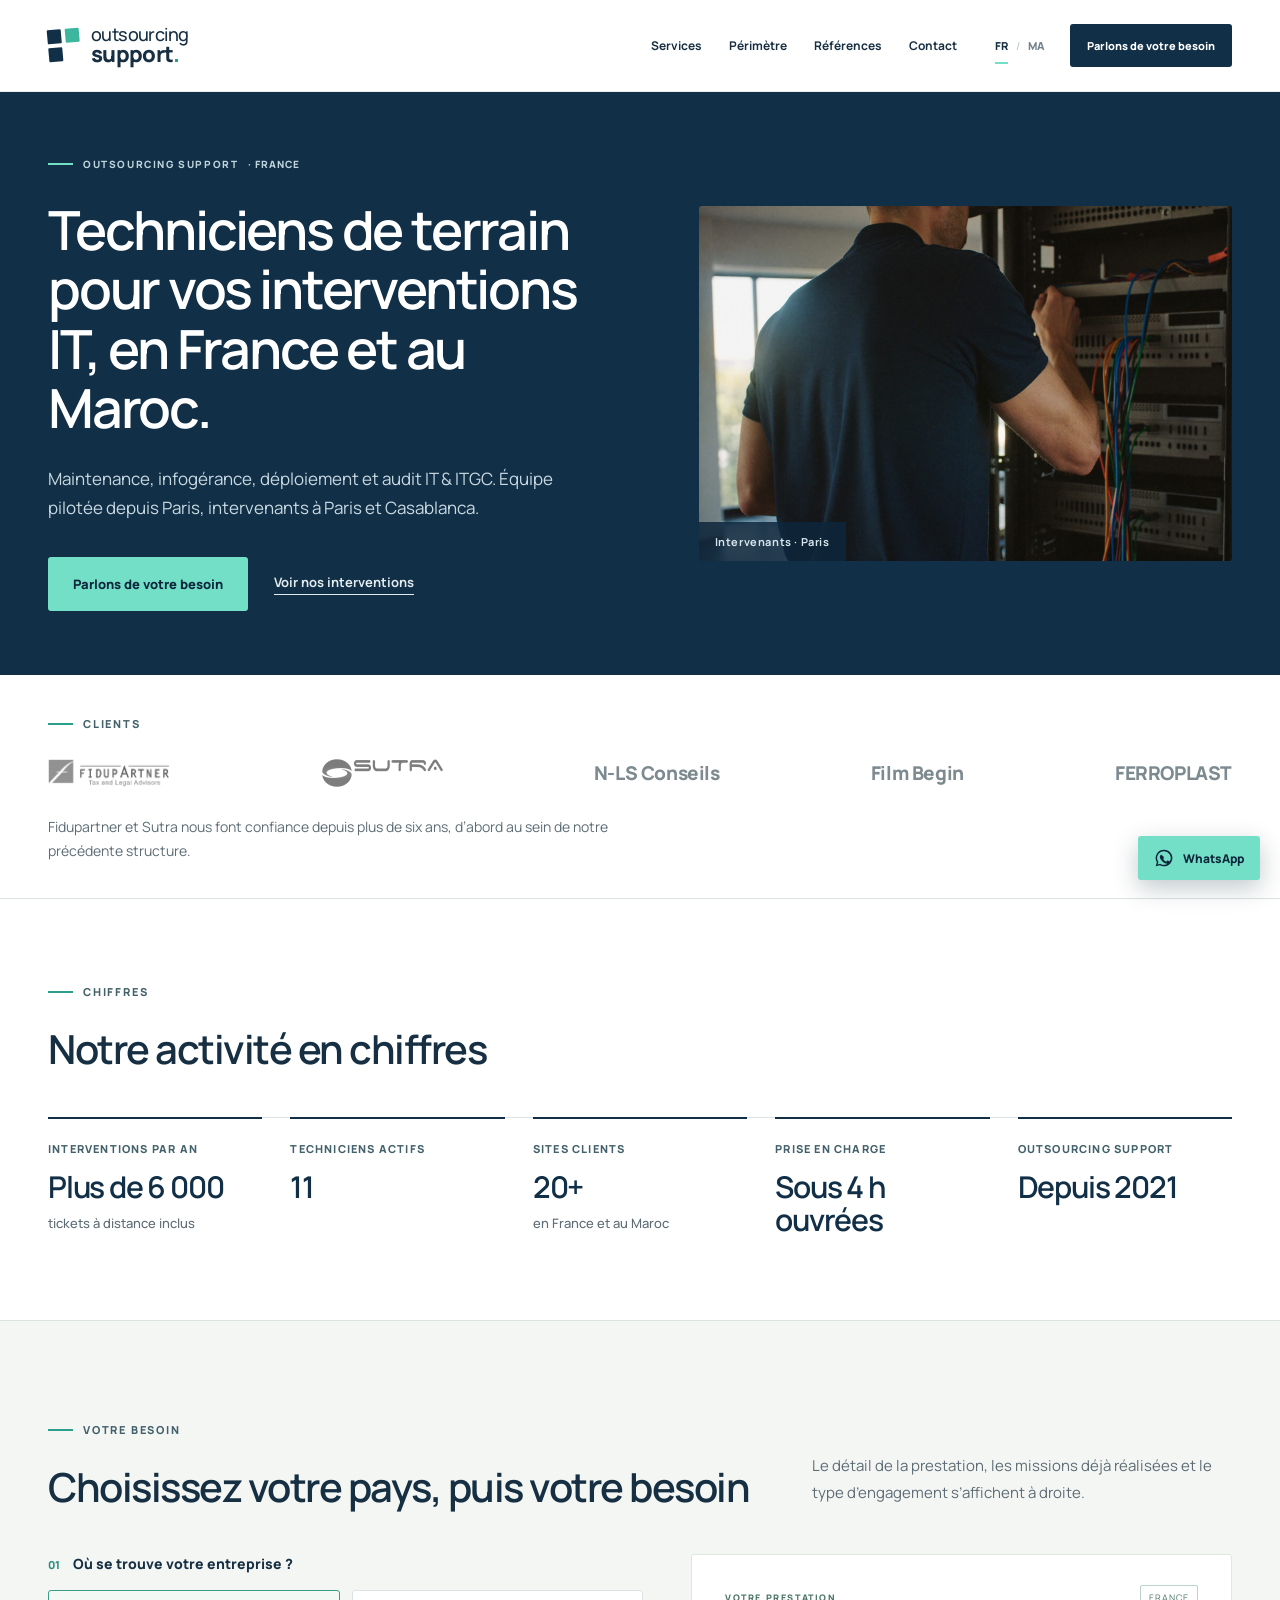
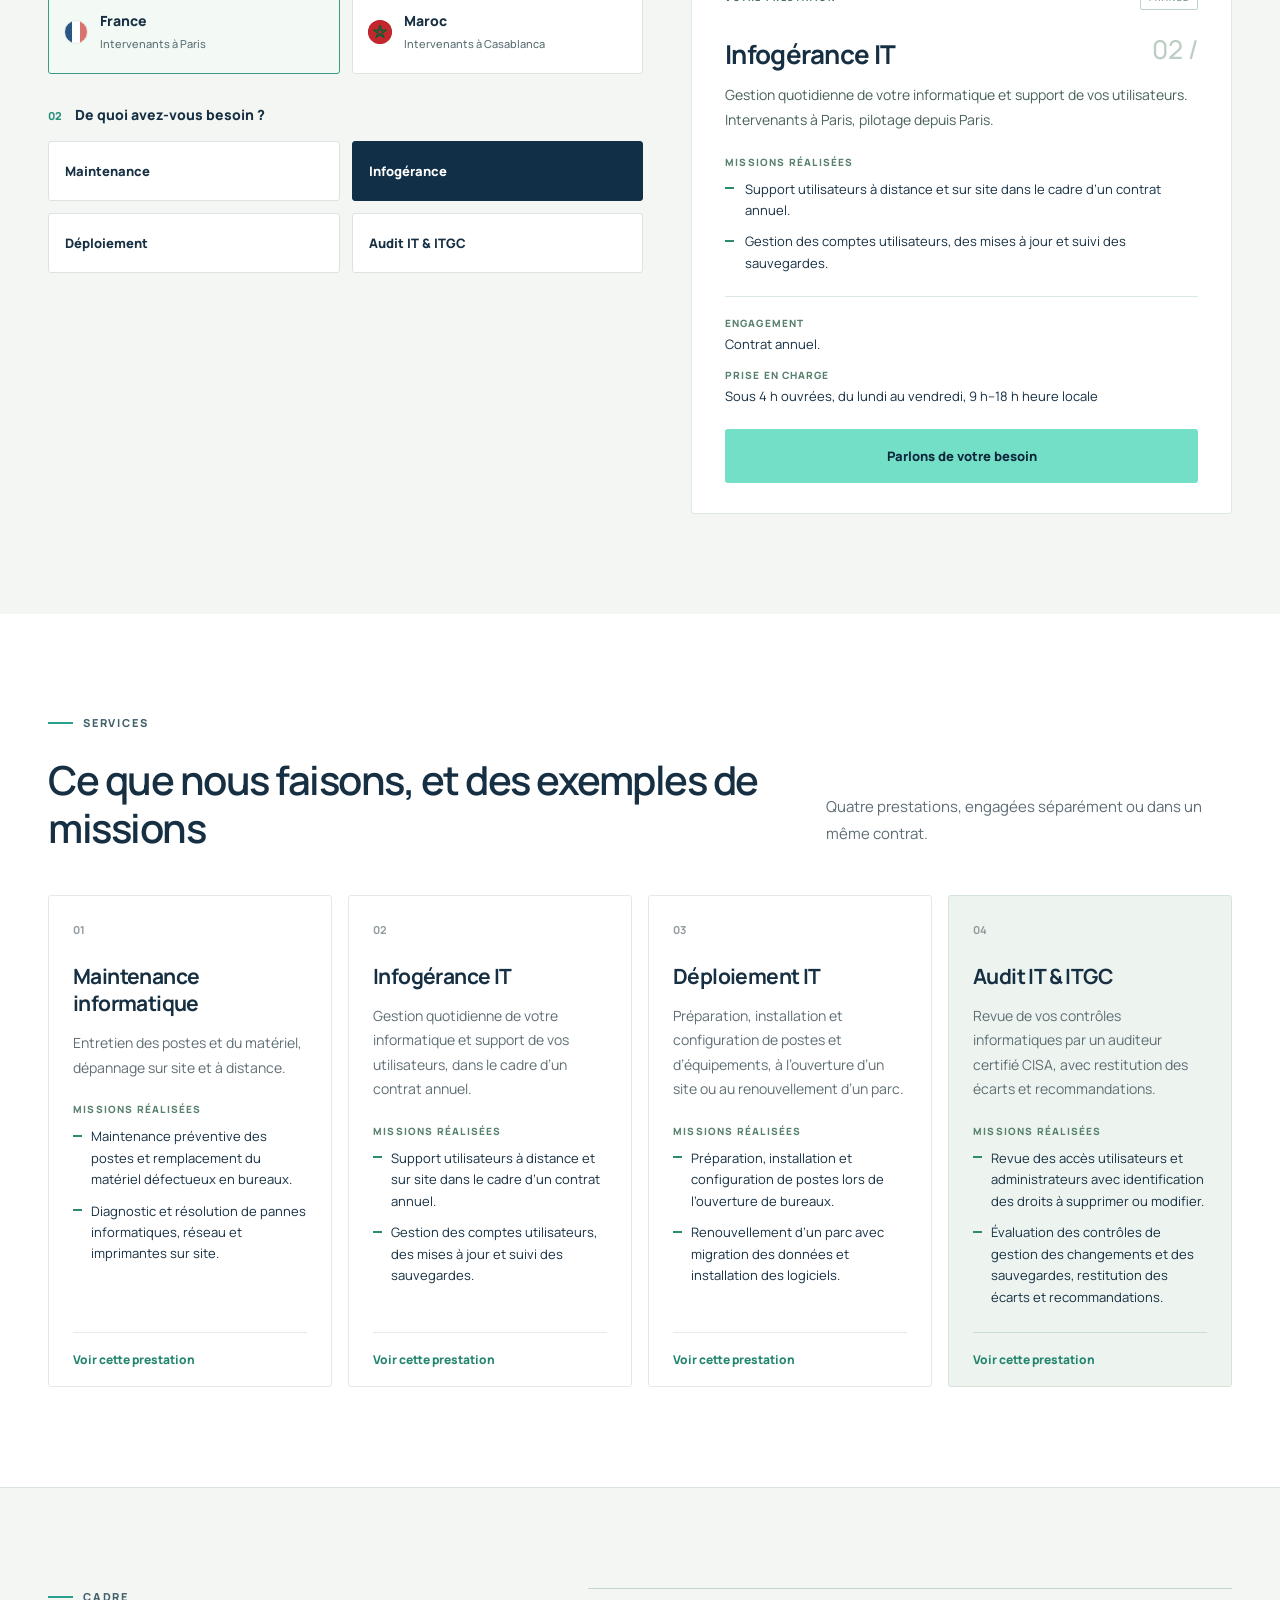
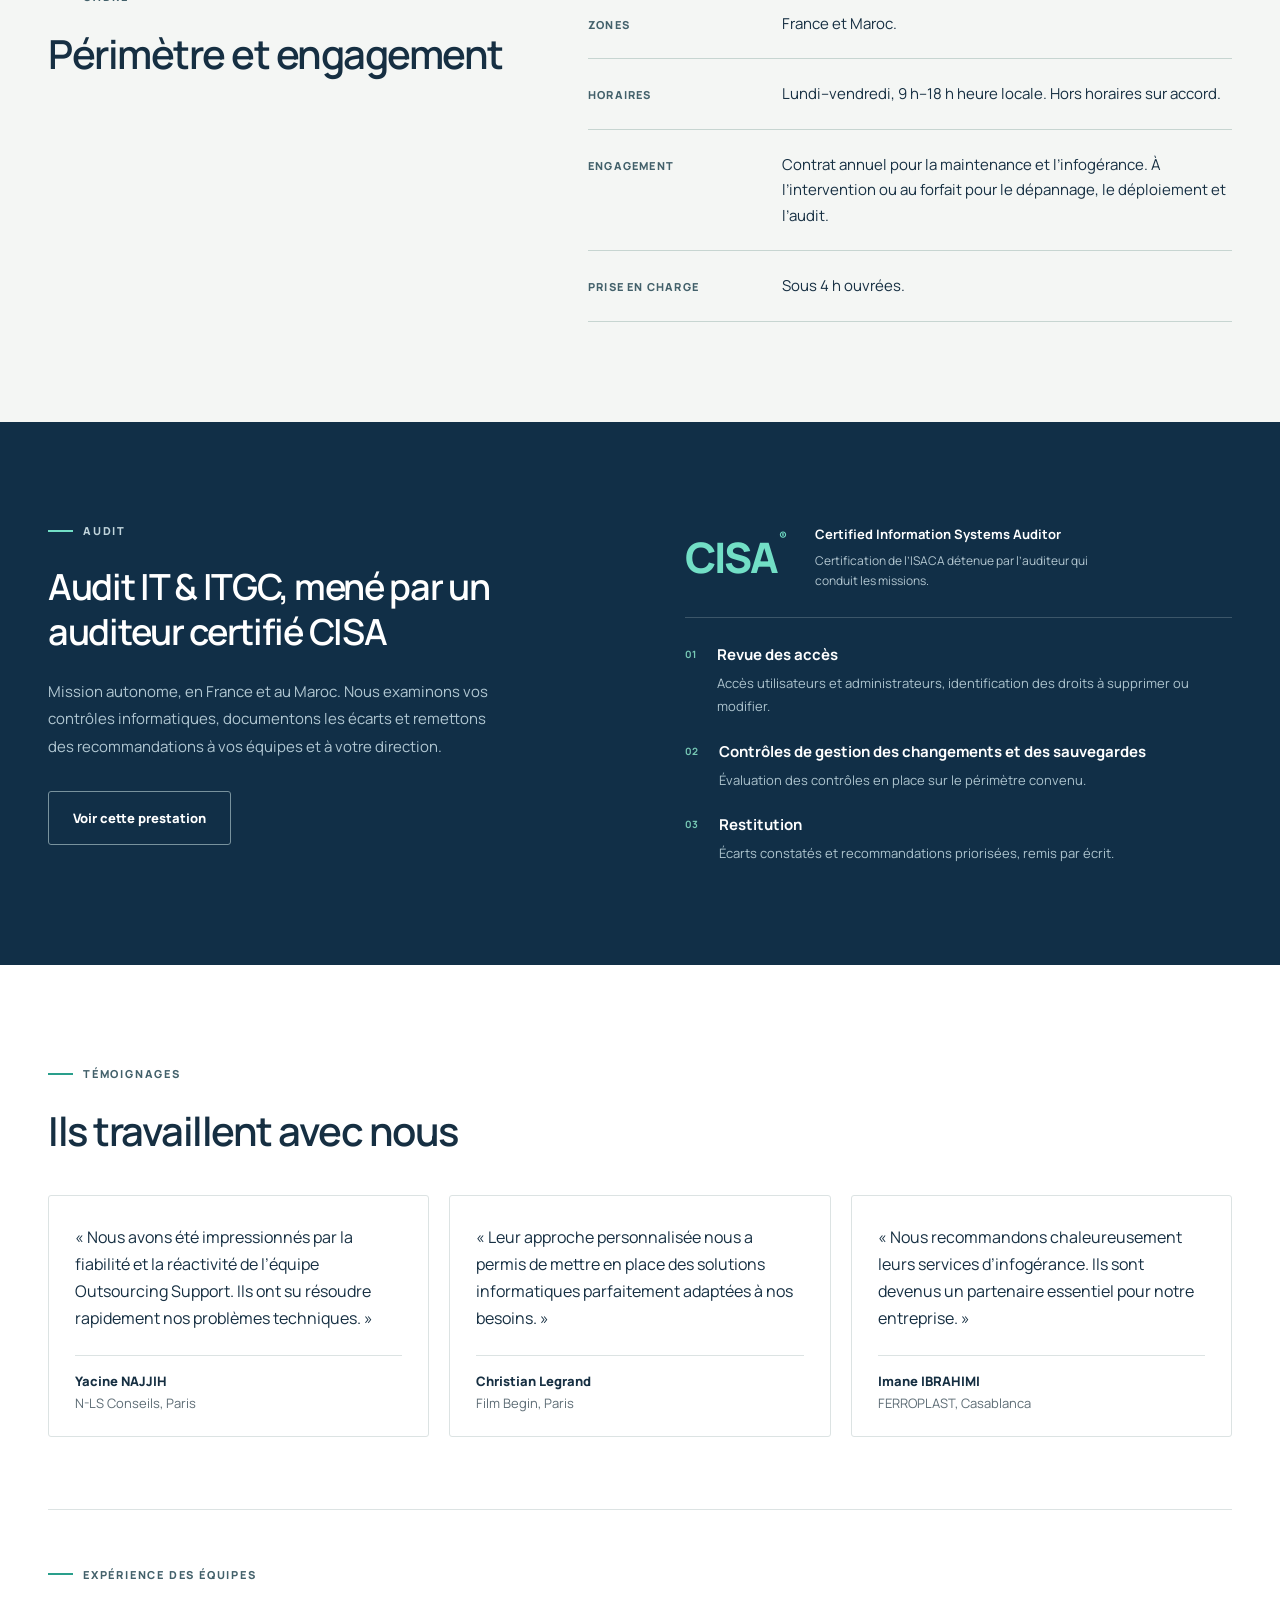
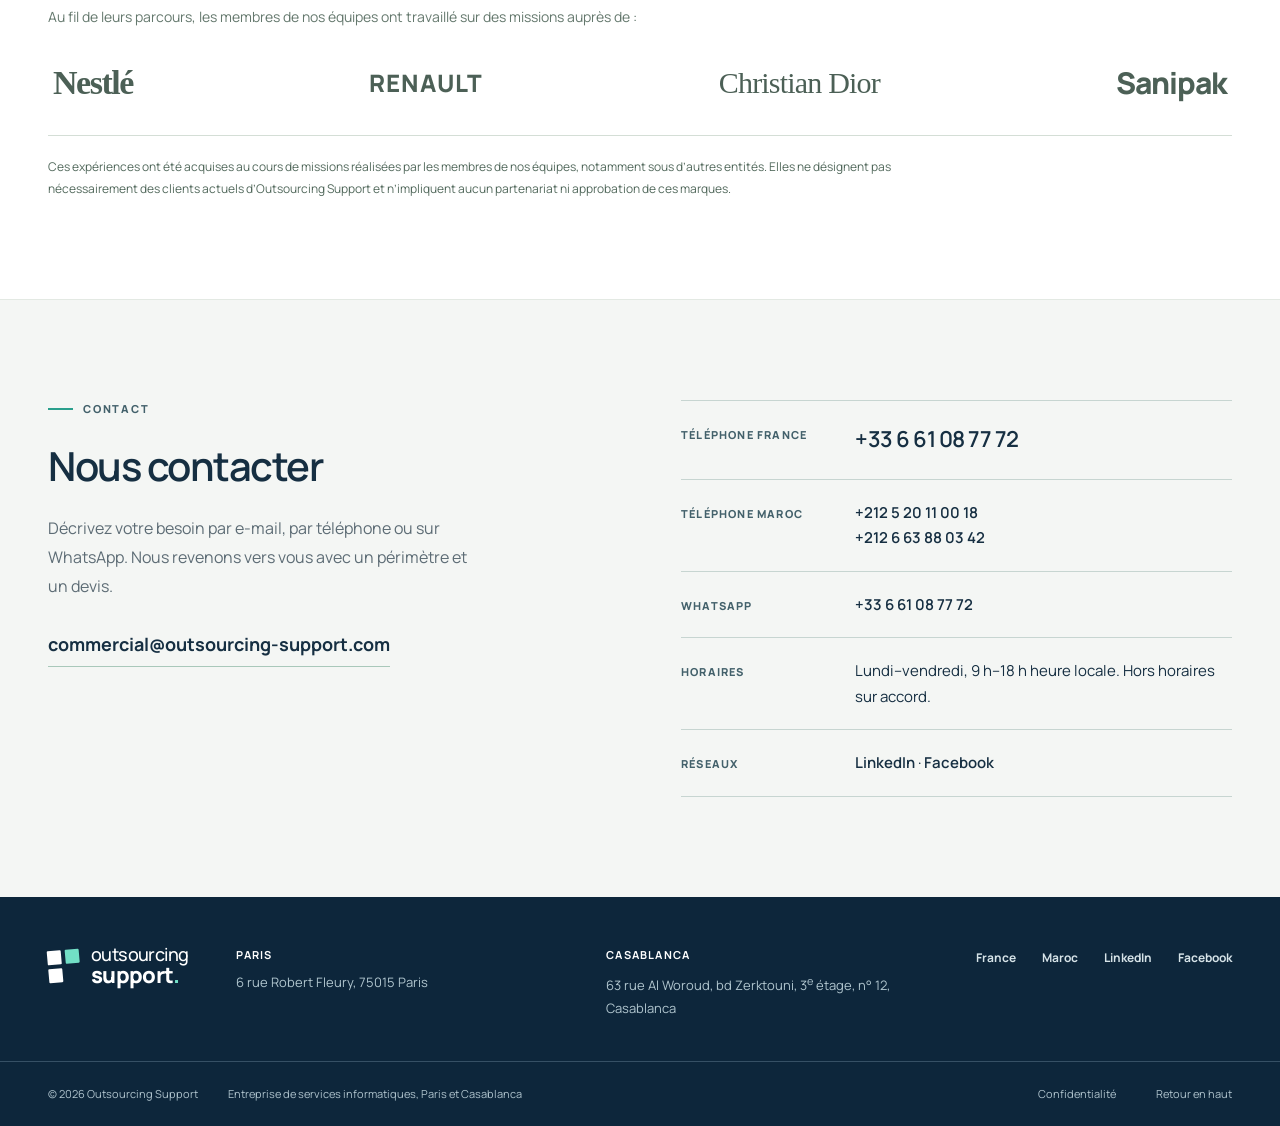
<file: index.html>
<!doctype html>
<html lang="fr">
<head>
  <meta charset="utf-8">
  <meta name="viewport" content="width=device-width, initial-scale=1">
  <meta name="theme-color" content="#112f47">
  <link rel="canonical" href="https://outsourcing-support.com/">
  <meta property="og:url" content="https://outsourcing-support.com/">
  <meta property="og:type" content="website">
  <title>Outsourcing Support — Techniciens de terrain pour vos interventions IT, en France et au Maroc</title>
  <meta name="description" content="Maintenance, infogérance, déploiement et audit IT & ITGC. Équipe pilotée depuis Paris, intervenants à Paris et Casablanca. Plus de 6 000 interventions par an, 11 techniciens, prise en charge sous 4 h ouvrées.">
  <meta property="og:title" content="Outsourcing Support — Techniciens de terrain pour vos interventions IT">
  <meta property="og:description" content="Maintenance, infogérance, déploiement et audit IT & ITGC, en France et au Maroc. Équipe pilotée depuis Paris, intervenants à Paris et Casablanca.">
  <meta property="og:image" content="https://outsourcing-support.com/assets/intervention.jpg">
  <link rel="icon" type="image/svg+xml" href="/assets/favicon.svg">
  <link rel="stylesheet" href="/assets/style.css">
  <script src="/assets/app.js" defer></script>
  <script type="application/ld+json">
  {
    "@context": "https://schema.org",
    "@type": "LocalBusiness",
    "name": "Outsourcing Support",
    "url": "https://outsourcing-support.com/",
    "email": "commercial@outsourcing-support.com",
    "telephone": "+33661087772",
    "foundingDate": "2021",
    "description": "Entreprise de services informatiques : maintenance, infogérance, déploiement et audit IT & ITGC. Équipe pilotée depuis Paris, techniciens de terrain en France et au Maroc.",
    "areaServed": [
      {"@type": "Country", "name": "France"},
      {"@type": "Country", "name": "Maroc"}
    ],
    "address": [
      {"@type": "PostalAddress", "streetAddress": "6 rue Robert Fleury", "postalCode": "75015", "addressLocality": "Paris", "addressCountry": "FR"},
      {"@type": "PostalAddress", "streetAddress": "63 rue Al Woroud, bd Zerktouni, 3e étage, n° 12", "addressLocality": "Casablanca", "addressCountry": "MA"}
    ],
    "contactPoint": [
      {"@type": "ContactPoint", "telephone": "+33661087772", "contactType": "sales", "areaServed": "FR", "availableLanguage": "fr"},
      {"@type": "ContactPoint", "telephone": "+212520110018", "contactType": "sales", "areaServed": "MA", "availableLanguage": "fr"}
    ],
    "openingHoursSpecification": {"@type": "OpeningHoursSpecification", "dayOfWeek": ["Monday", "Tuesday", "Wednesday", "Thursday", "Friday"], "opens": "09:00", "closes": "18:00"},
    "sameAs": ["https://ma.linkedin.com/company/outsourcingsupport", "https://www.facebook.com/outsourcing.itsupport/"]
  }
  </script>
</head>
<body>
<a class="skip-link" href="#main">Aller au contenu</a>
<header class="header">
  <div class="container header-inner">
    <a class="brand" href="/" aria-label="Outsourcing Support, accueil"><span class="brand-mark" aria-hidden="true"><i></i><i></i><i></i></span><span>outsourcing<strong>support<span class="brand-dot">.</span></strong></span></a>
    <nav class="desktop-nav" aria-label="Navigation principale"><a href="#services">Services</a><a href="#perimetre">Périmètre</a><a href="#references">Références</a><a href="#contact">Contact</a></nav>
    <div class="header-actions"><div class="country-switch" aria-label="Votre pays"><a href="/france/" data-country="fr">FR</a><span aria-hidden="true">/</span><a href="/maroc/" data-country="ma">MA</a></div><a class="button button-dark header-cta" href="#contact">Parlons de votre besoin</a><button class="menu-toggle" aria-label="Ouvrir le menu" aria-expanded="false" aria-controls="mobile-menu"><span></span><span></span></button></div>
  </div>
  <nav class="mobile-nav" id="mobile-menu" aria-label="Navigation mobile" hidden><a href="#services">Services</a><a href="#parcours">Choisir mon besoin</a><a href="#perimetre">Périmètre et engagement</a><a href="#references">Références</a><a href="#contact">Contact</a></nav>
</header>
<main id="main">
  <section class="hero" aria-labelledby="hero-title">
    <div class="container hero-grid">
      <div class="hero-copy">
        <div class="eyebrow light"><span class="little-line"></span> OUTSOURCING SUPPORT <span class="hero-location" data-text="countryUpper">· FRANCE</span></div>
        <h1 id="hero-title">Techniciens de terrain pour vos interventions IT, en France et au Maroc.</h1>
        <p class="hero-description">Maintenance, infogérance, déploiement et audit IT &amp; ITGC. Équipe pilotée depuis Paris, intervenants à Paris et Casablanca.</p>
        <div class="hero-buttons"><a class="button button-mint" href="#contact">Parlons de votre besoin</a><a class="text-link light-link" href="#services">Voir nos interventions</a></div>
      </div>
      <div class="hero-visual">
        <img src="/assets/intervention.jpg" srcset="/assets/intervention.jpg 1600w, /assets/intervention@2x.jpg 2400w" sizes="(max-width: 900px) 100vw, 50vw" alt="Technicien Outsourcing Support, de dos, branchant un câble réseau dans une baie de brassage" width="1600" height="1067" fetchpriority="high">
        <div class="hero-caption"><span data-text="visualOffice">Intervenants · Paris</span></div>
      </div>
    </div>
  </section>

  <section class="clients" aria-labelledby="clients-title">
    <div class="container">
      <h2 id="clients-title" class="eyebrow clients-eyebrow"><span class="little-line"></span> CLIENTS</h2>
      <ul class="client-band">
        <li><a href="https://www.fidupartner.com/" target="_blank" rel="noopener noreferrer"><img src="/assets/clients/fidupartner.png" alt="Fidupartner" width="249" height="57" loading="lazy"></a></li>
        <li><a href="https://sutra.ma/" target="_blank" rel="noopener noreferrer"><img src="/assets/clients/sutra.png" alt="Sutra" width="242" height="56" loading="lazy"></a></li>
        <li><a href="https://nlsconseils.fr/" target="_blank" rel="noopener noreferrer"><span class="client-name">N-LS Conseils</span></a></li>
        <li><span class="client-name">Film Begin</span></li>
        <li><a href="https://www.ferroplastmaroc.com/" target="_blank" rel="noopener noreferrer"><span class="client-name">FERROPLAST</span></a></li>
      </ul>
      <p class="clients-note">Fidupartner et Sutra nous font confiance depuis plus de six ans, d’abord au sein de notre précédente structure.</p>
    </div>
  </section>

  <section class="figures section" aria-labelledby="figures-title">
    <div class="container">
      <div class="eyebrow"><span class="little-line"></span> CHIFFRES</div>
      <h2 id="figures-title">Notre activité en chiffres</h2>
      <dl class="figure-row">
        <div><dt>Interventions par an</dt><dd>Plus de 6 000<small>tickets à distance inclus</small></dd></div>
        <div><dt>Techniciens actifs</dt><dd>11</dd></div>
        <div><dt>Sites clients</dt><dd>20+<small>en France et au Maroc</small></dd></div>
        <div><dt>Prise en charge</dt><dd>Sous 4 h ouvrées</dd></div>
        <div><dt>Outsourcing Support</dt><dd>Depuis 2021</dd></div>
      </dl>
    </div>
  </section>

  <section class="routing section" id="parcours" aria-labelledby="routing-title">
    <div class="container">
      <div class="section-intro"><div><div class="eyebrow"><span class="little-line"></span> VOTRE BESOIN</div><h2 id="routing-title">Choisissez votre pays, puis votre besoin</h2></div><p>Le détail de la prestation, les missions déjà réalisées et le type d’engagement s’affichent à droite.</p></div>
      <div class="route-builder">
        <div class="route-choices">
          <fieldset class="country-fieldset"><legend><span class="step-number">01</span> Où se trouve votre entreprise ?</legend><div class="country-options"><button type="button" data-country="fr" aria-pressed="true"><span class="country-symbol france-symbol" aria-hidden="true"></span><span>France<small>Intervenants à Paris</small></span></button><button type="button" data-country="ma" aria-pressed="false"><span class="country-symbol morocco-symbol" aria-hidden="true"><svg viewBox="0 0 30 30" width="24" height="24" aria-hidden="true"><circle cx="15" cy="15" r="15" fill="#c1272d"/><path d="M15 6.5 20 22 7 12.5H23L10 22Z" fill="none" stroke="#006233" stroke-width="1.5" stroke-linejoin="round"/></svg></span><span>Maroc<small>Intervenants à Casablanca</small></span></button></div></fieldset>
          <fieldset><legend><span class="step-number">02</span> De quoi avez-vous besoin ?</legend><div class="need-options"><button type="button" data-need="maintenance" aria-pressed="false">Maintenance</button><button type="button" data-need="infogerance" aria-pressed="true">Infogérance</button><button type="button" data-need="deploiement" aria-pressed="false">Déploiement</button><button type="button" data-need="audit" aria-pressed="false">Audit IT &amp; ITGC</button></div></fieldset>
        </div>
        <div class="route-result" role="region" aria-label="Prestation correspondant à votre choix" aria-live="polite" aria-atomic="true"><div class="result-top"><span class="small-label">VOTRE PRESTATION</span><span class="result-country" id="result-country">FRANCE</span></div><span class="result-index" aria-hidden="true">02 /</span><h3 id="result-title">Infogérance IT</h3><p id="result-description"></p><span class="result-label">Missions réalisées</span><ul class="check-list" id="result-list"></ul><dl class="result-terms"><div><dt>Engagement</dt><dd id="result-engagement"></dd></div><div><dt>Prise en charge</dt><dd>Sous 4 h ouvrées, du lundi au vendredi, 9 h–18 h heure locale</dd></div></dl><a class="button button-mint result-cta" href="#contact">Parlons de votre besoin</a></div>
      </div>
    </div>
  </section>

  <section class="services section" id="services" aria-labelledby="services-title">
    <div class="container">
      <div class="section-intro"><div><div class="eyebrow"><span class="little-line"></span> SERVICES</div><h2 id="services-title">Ce que nous faisons, et des exemples de missions</h2></div><p>Quatre prestations, engagées séparément ou dans un même contrat.</p></div>
      <div class="service-grid">
        <article class="service-card"><span class="service-no">01</span><h3>Maintenance informatique</h3><p>Entretien des postes et du matériel, dépannage sur site et à distance.</p><span class="service-label">Missions réalisées</span><ul><li>Maintenance préventive des postes et remplacement du matériel défectueux en bureaux.</li><li>Diagnostic et résolution de pannes informatiques, réseau et imprimantes sur site.</li></ul><button class="service-link" data-select-need="maintenance">Voir cette prestation</button></article>
        <article class="service-card"><span class="service-no">02</span><h3>Infogérance IT</h3><p>Gestion quotidienne de votre informatique et support de vos utilisateurs, dans le cadre d’un contrat annuel.</p><span class="service-label">Missions réalisées</span><ul><li>Support utilisateurs à distance et sur site dans le cadre d’un contrat annuel.</li><li>Gestion des comptes utilisateurs, des mises à jour et suivi des sauvegardes.</li></ul><button class="service-link" data-select-need="infogerance">Voir cette prestation</button></article>
        <article class="service-card"><span class="service-no">03</span><h3>Déploiement IT</h3><p>Préparation, installation et configuration de postes et d’équipements, à l’ouverture d’un site ou au renouvellement d’un parc.</p><span class="service-label">Missions réalisées</span><ul><li>Préparation, installation et configuration de postes lors de l’ouverture de bureaux.</li><li>Renouvellement d’un parc avec migration des données et installation des logiciels.</li></ul><button class="service-link" data-select-need="deploiement">Voir cette prestation</button></article>
        <article class="service-card audit-card"><span class="service-no">04</span><h3>Audit IT &amp; ITGC</h3><p>Revue de vos contrôles informatiques par un auditeur certifié CISA, avec restitution des écarts et recommandations.</p><span class="service-label">Missions réalisées</span><ul><li>Revue des accès utilisateurs et administrateurs avec identification des droits à supprimer ou modifier.</li><li>Évaluation des contrôles de gestion des changements et des sauvegardes, restitution des écarts et recommandations.</li></ul><button class="service-link" data-select-need="audit">Voir cette prestation</button></article>
      </div>
    </div>
  </section>

  <section class="scope section" id="perimetre" aria-labelledby="scope-title">
    <div class="container scope-grid">
      <div><div class="eyebrow"><span class="little-line"></span> CADRE</div><h2 id="scope-title">Périmètre et engagement</h2></div>
      <dl class="scope-list">
        <div><dt>Zones</dt><dd>France et Maroc.</dd></div>
        <div><dt>Horaires</dt><dd>Lundi–vendredi, 9 h–18 h heure locale. Hors horaires sur accord.</dd></div>
        <div><dt>Engagement</dt><dd>Contrat annuel pour la maintenance et l’infogérance. À l’intervention ou au forfait pour le dépannage, le déploiement et l’audit.</dd></div>
        <div><dt>Prise en charge</dt><dd>Sous 4 h ouvrées.</dd></div>
      </dl>
    </div>
  </section>

  <section class="audit-section section" aria-labelledby="audit-title"><div class="container audit-grid"><div class="audit-left"><div class="eyebrow light"><span class="little-line"></span> AUDIT</div><h2 id="audit-title">Audit IT &amp; ITGC, mené par un auditeur certifié CISA</h2><p>Mission autonome, en France et au Maroc. Nous examinons vos contrôles informatiques, documentons les écarts et remettons des recommandations à vos équipes et à votre direction.</p><button class="button button-outline" data-select-need="audit">Voir cette prestation</button></div><div class="audit-right"><div class="cisa-block"><span class="cisa-large">CISA<span>®</span></span><div><strong>Certified Information Systems Auditor</strong><p>Certification de l’ISACA détenue par l’auditeur qui conduit les missions.</p></div></div><div class="audit-row"><span>01</span><div><h3>Revue des accès</h3><p>Accès utilisateurs et administrateurs, identification des droits à supprimer ou modifier.</p></div></div><div class="audit-row"><span>02</span><div><h3>Contrôles de gestion des changements et des sauvegardes</h3><p>Évaluation des contrôles en place sur le périmètre convenu.</p></div></div><div class="audit-row"><span>03</span><div><h3>Restitution</h3><p>Écarts constatés et recommandations priorisées, remis par écrit.</p></div></div></div></div></section>

  <section class="references section" id="references" aria-labelledby="testimonials-title">
    <div class="container">
      <div class="eyebrow"><span class="little-line"></span> TÉMOIGNAGES</div>
      <h2 id="testimonials-title">Ils travaillent avec nous</h2>
      <div class="testimonial-grid">
        <figure class="testimonial"><blockquote><p>Nous avons été impressionnés par la fiabilité et la réactivité de l’équipe Outsourcing Support. Ils ont su résoudre rapidement nos problèmes techniques.</p></blockquote><figcaption><strong>Yacine NAJJIH</strong><span>N-LS Conseils, Paris</span></figcaption></figure>
        <figure class="testimonial"><blockquote><p>Leur approche personnalisée nous a permis de mettre en place des solutions informatiques parfaitement adaptées à nos besoins.</p></blockquote><figcaption><strong>Christian Legrand</strong><span>Film Begin, Paris</span></figcaption></figure>
        <figure class="testimonial"><blockquote><p>Nous recommandons chaleureusement leurs services d’infogérance. Ils sont devenus un partenaire essentiel pour notre entreprise.</p></blockquote><figcaption><strong>Imane IBRAHIMI</strong><span>FERROPLAST, Casablanca</span></figcaption></figure>
      </div>
      <div class="team-experience">
        <div class="eyebrow"><span class="little-line"></span> EXPÉRIENCE DES ÉQUIPES</div>
        <p class="references-description">Au fil de leurs parcours, les membres de nos équipes ont travaillé sur des missions auprès de :</p>
        <div class="reference-names" aria-label="Nestlé, Renault, Christian Dior, Sanipak"><span class="reference-nestle">Nestlé</span><span class="reference-renault">RENAULT</span><span class="reference-dior">Christian Dior</span><span class="reference-sanipak">Sanipak</span></div>
        <p class="reference-disclaimer">Ces expériences ont été acquises au cours de missions réalisées par les membres de nos équipes, notamment sous d’autres entités. Elles ne désignent pas nécessairement des clients actuels d’Outsourcing Support et n’impliquent aucun partenariat ni approbation de ces marques.</p>
      </div>
    </div>
  </section>

  <section class="contact section" id="contact" aria-labelledby="contact-title">
    <div class="container contact-grid">
      <div class="contact-copy">
        <div class="eyebrow"><span class="little-line"></span> CONTACT</div>
        <h2 id="contact-title">Nous contacter</h2>
        <p id="contact-context">Décrivez votre besoin par e-mail, par téléphone ou sur WhatsApp. Nous revenons vers vous avec un périmètre et un devis.</p>
        <a class="contact-email" href="mailto:commercial@outsourcing-support.com">commercial@outsourcing-support.com</a>
      </div>
      <dl class="contact-list">
        <div><dt>Téléphone <span data-text="contactCountry">France</span></dt><dd><a id="contact-phone" href="tel:+33661087772">+33 6 61 08 77 72</a></dd></div>
        <div class="contact-ma"><dt>Téléphone Maroc</dt><dd><a href="tel:+212520110018">+212 5 20 11 00 18</a><br><a href="tel:+212663880342">+212 6 63 88 03 42</a></dd></div>
        <div><dt>WhatsApp</dt><dd><a href="https://wa.me/33661087772?text=Bonjour%2C%20je%20souhaite%20%C3%A9changer%20sur%20une%20intervention%20IT." target="_blank" rel="noopener noreferrer">+33 6 61 08 77 72</a></dd></div>
        <div><dt>Horaires</dt><dd>Lundi–vendredi, 9 h–18 h heure locale. Hors horaires sur accord.</dd></div>
        <div><dt>Réseaux</dt><dd><a href="https://ma.linkedin.com/company/outsourcingsupport" target="_blank" rel="noopener noreferrer">LinkedIn</a> · <a href="https://www.facebook.com/outsourcing.itsupport/" target="_blank" rel="noopener noreferrer">Facebook</a></dd></div>
      </dl>
    </div>
  </section>
</main>
<footer class="footer">
  <div class="container footer-top">
    <a class="brand footer-brand" href="/" aria-label="Outsourcing Support, accueil"><span class="brand-mark" aria-hidden="true"><i></i><i></i><i></i></span><span>outsourcing<strong>support<span class="brand-dot">.</span></strong></span></a>
    <address class="footer-address"><strong>Paris</strong>6 rue Robert Fleury, 75015 Paris</address>
    <address class="footer-address"><strong>Casablanca</strong>63 rue Al Woroud, bd Zerktouni, 3<sup>e</sup> étage, n° 12, Casablanca</address>
    <div class="footer-links"><a data-country="fr" href="/france/">France</a><a data-country="ma" href="/maroc/">Maroc</a><a href="https://ma.linkedin.com/company/outsourcingsupport" target="_blank" rel="noopener noreferrer">LinkedIn</a><a href="https://www.facebook.com/outsourcing.itsupport/" target="_blank" rel="noopener noreferrer">Facebook</a></div>
  </div>
  <div class="container footer-bottom"><span>© 2026 Outsourcing Support</span><span>Entreprise de services informatiques, Paris et Casablanca</span><button id="privacy-open">Confidentialité</button><a href="#main">Retour en haut</a></div>
</footer>
<a class="whatsapp" href="https://wa.me/33661087772?text=Bonjour%2C%20je%20souhaite%20%C3%A9changer%20sur%20une%20intervention%20IT." target="_blank" rel="noopener noreferrer" aria-label="Nous écrire sur WhatsApp, +33 6 61 08 77 72"><svg viewBox="0 0 24 24" width="20" height="20" aria-hidden="true"><path fill="currentColor" d="M12 2a10 10 0 0 0-8.6 15.1L2 22l5.1-1.3A10 10 0 1 0 12 2Zm0 1.8a8.2 8.2 0 1 1-4.2 15.3l-.3-.2-3 .8.8-2.9-.2-.3A8.2 8.2 0 0 1 12 3.8Zm-3.3 4.4c-.2 0-.5 0-.7.3-.3.3-1 1-1 2.4s1 2.8 1.2 3c.1.2 2 3.2 5 4.4 2.5 1 3 .8 3.6.7.5-.1 1.7-.7 2-1.4.2-.7.2-1.3.1-1.4l-.5-.3-1.8-.9c-.3-.1-.5-.1-.6.1l-.9 1.1c-.1.2-.3.2-.6.1a6.7 6.7 0 0 1-3.3-2.9c-.2-.4.2-.4.7-1.3.1-.2 0-.3 0-.5l-.9-2c-.2-.5-.4-.4-.6-.4h-.5Z"/></svg><span>WhatsApp</span></a>
<dialog id="privacy-dialog"><button class="dialog-close" aria-label="Fermer">×</button><div class="eyebrow">CONFIDENTIALITÉ</div><h2>Ce site ne collecte pas de données</h2><p>Ce site ne dépose pas de cookies et n’intègre pas de mesure d’audience. Le choix du pays et du besoin reste dans l’adresse de la page.</p><p>Les liens e-mail, téléphone et WhatsApp ouvrent l’application de votre choix. Rien n’est transmis à Outsourcing Support tant que vous n’envoyez pas vous-même un message.</p><p>Pour toute question concernant vos données : <a href="mailto:commercial@outsourcing-support.com">commercial@outsourcing-support.com</a>.</p></dialog>
</body>
</html>
</file>
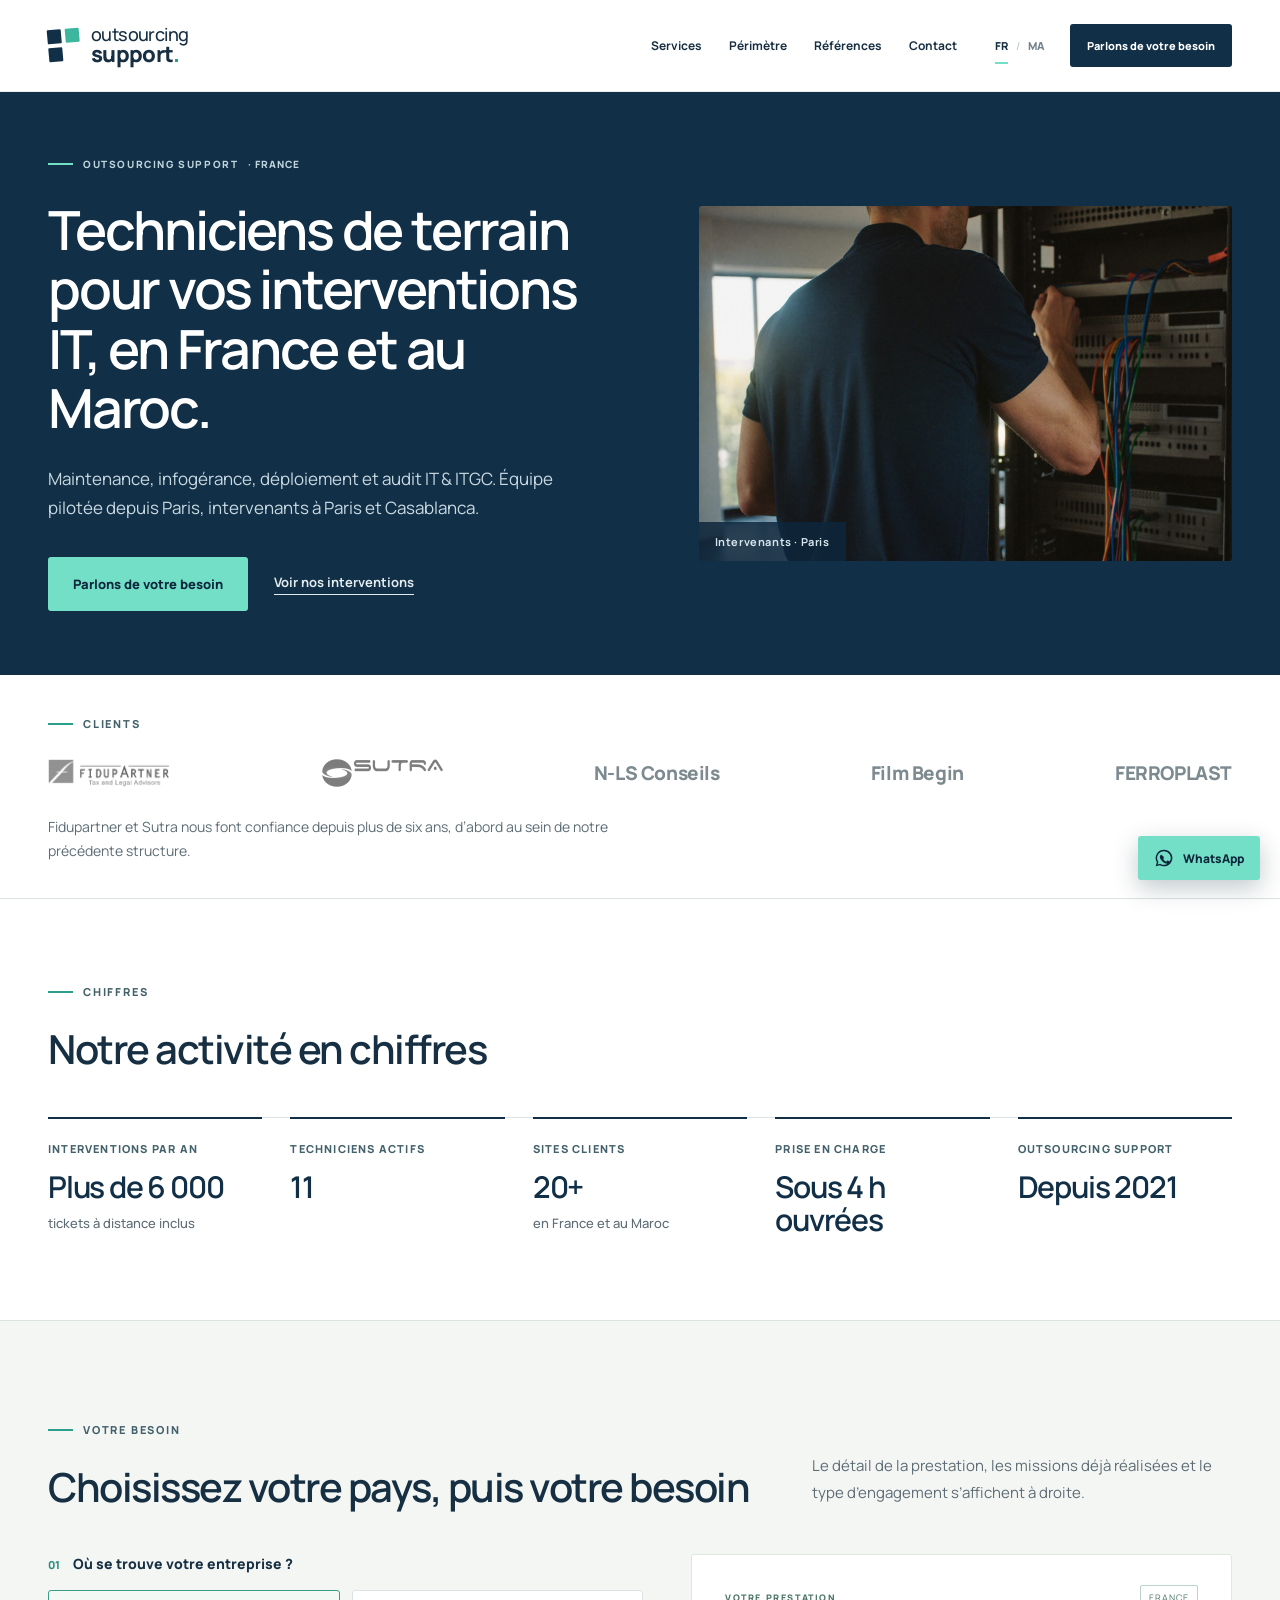
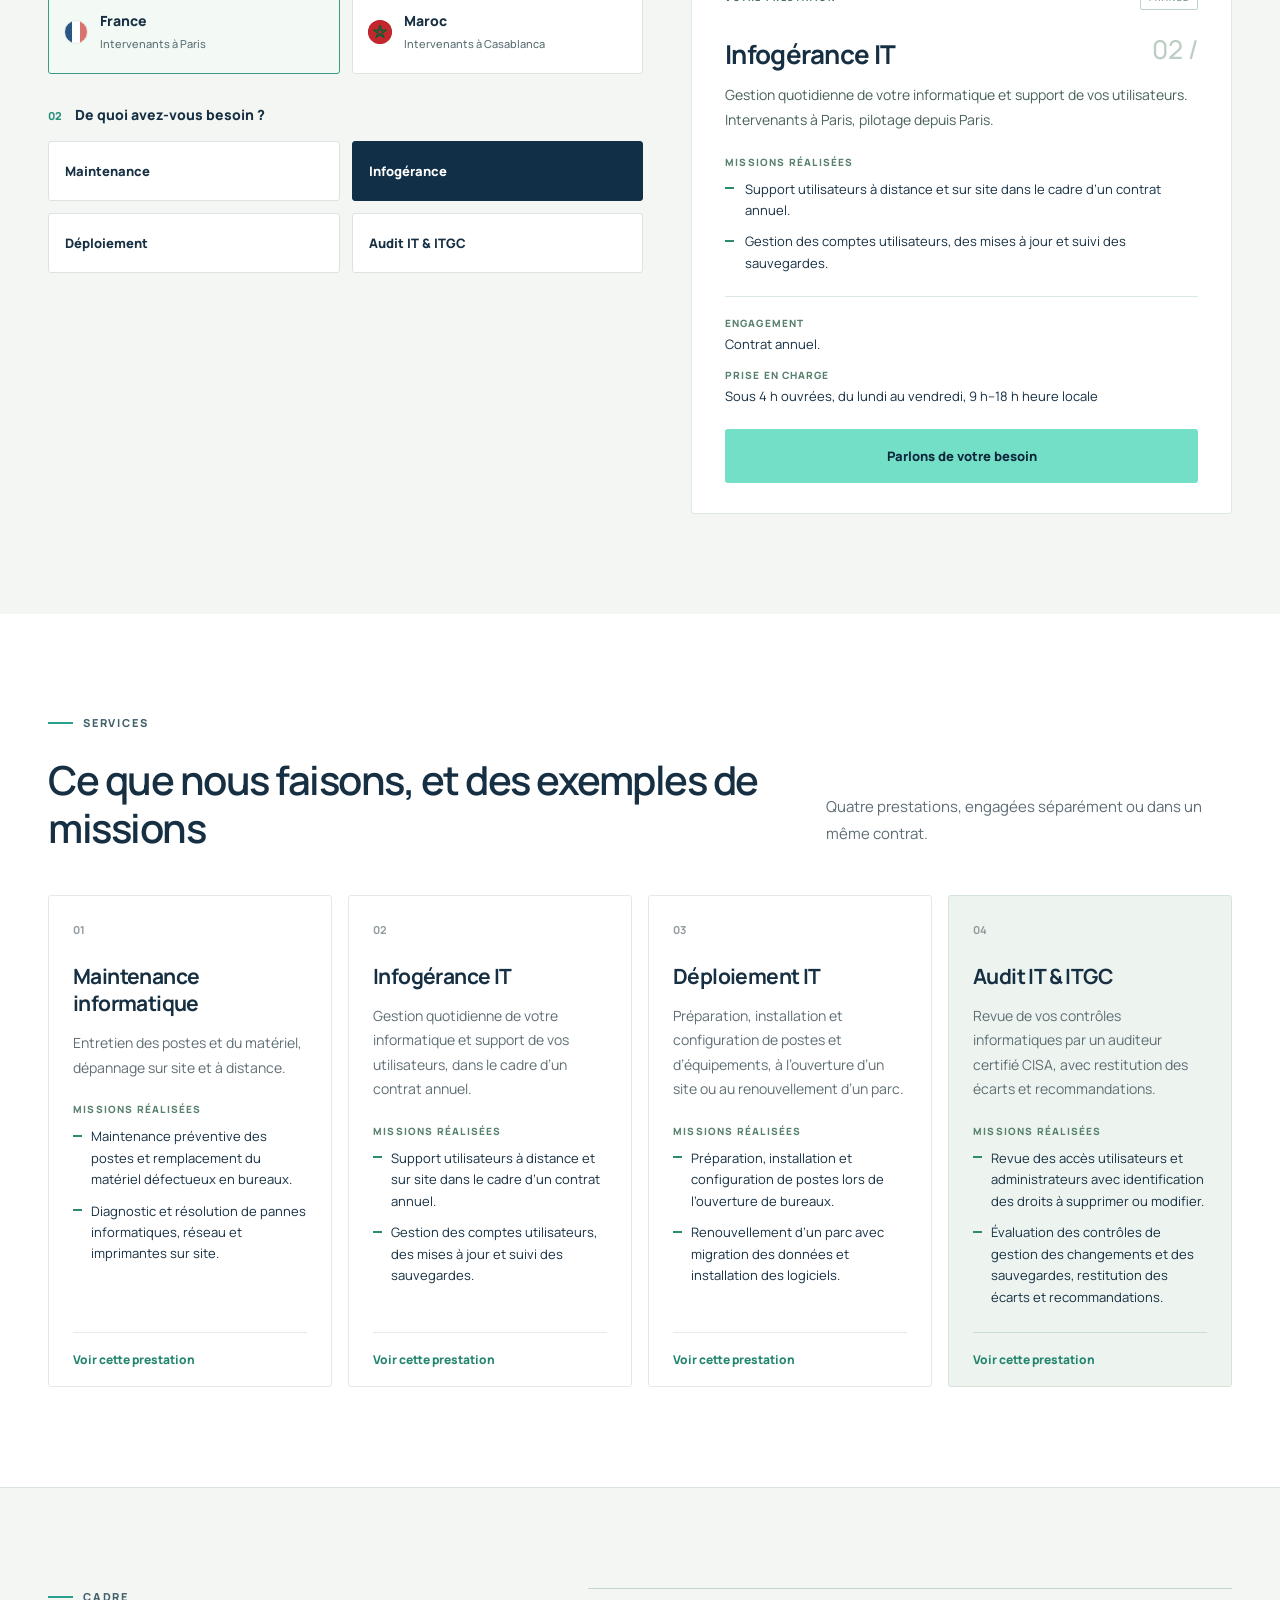
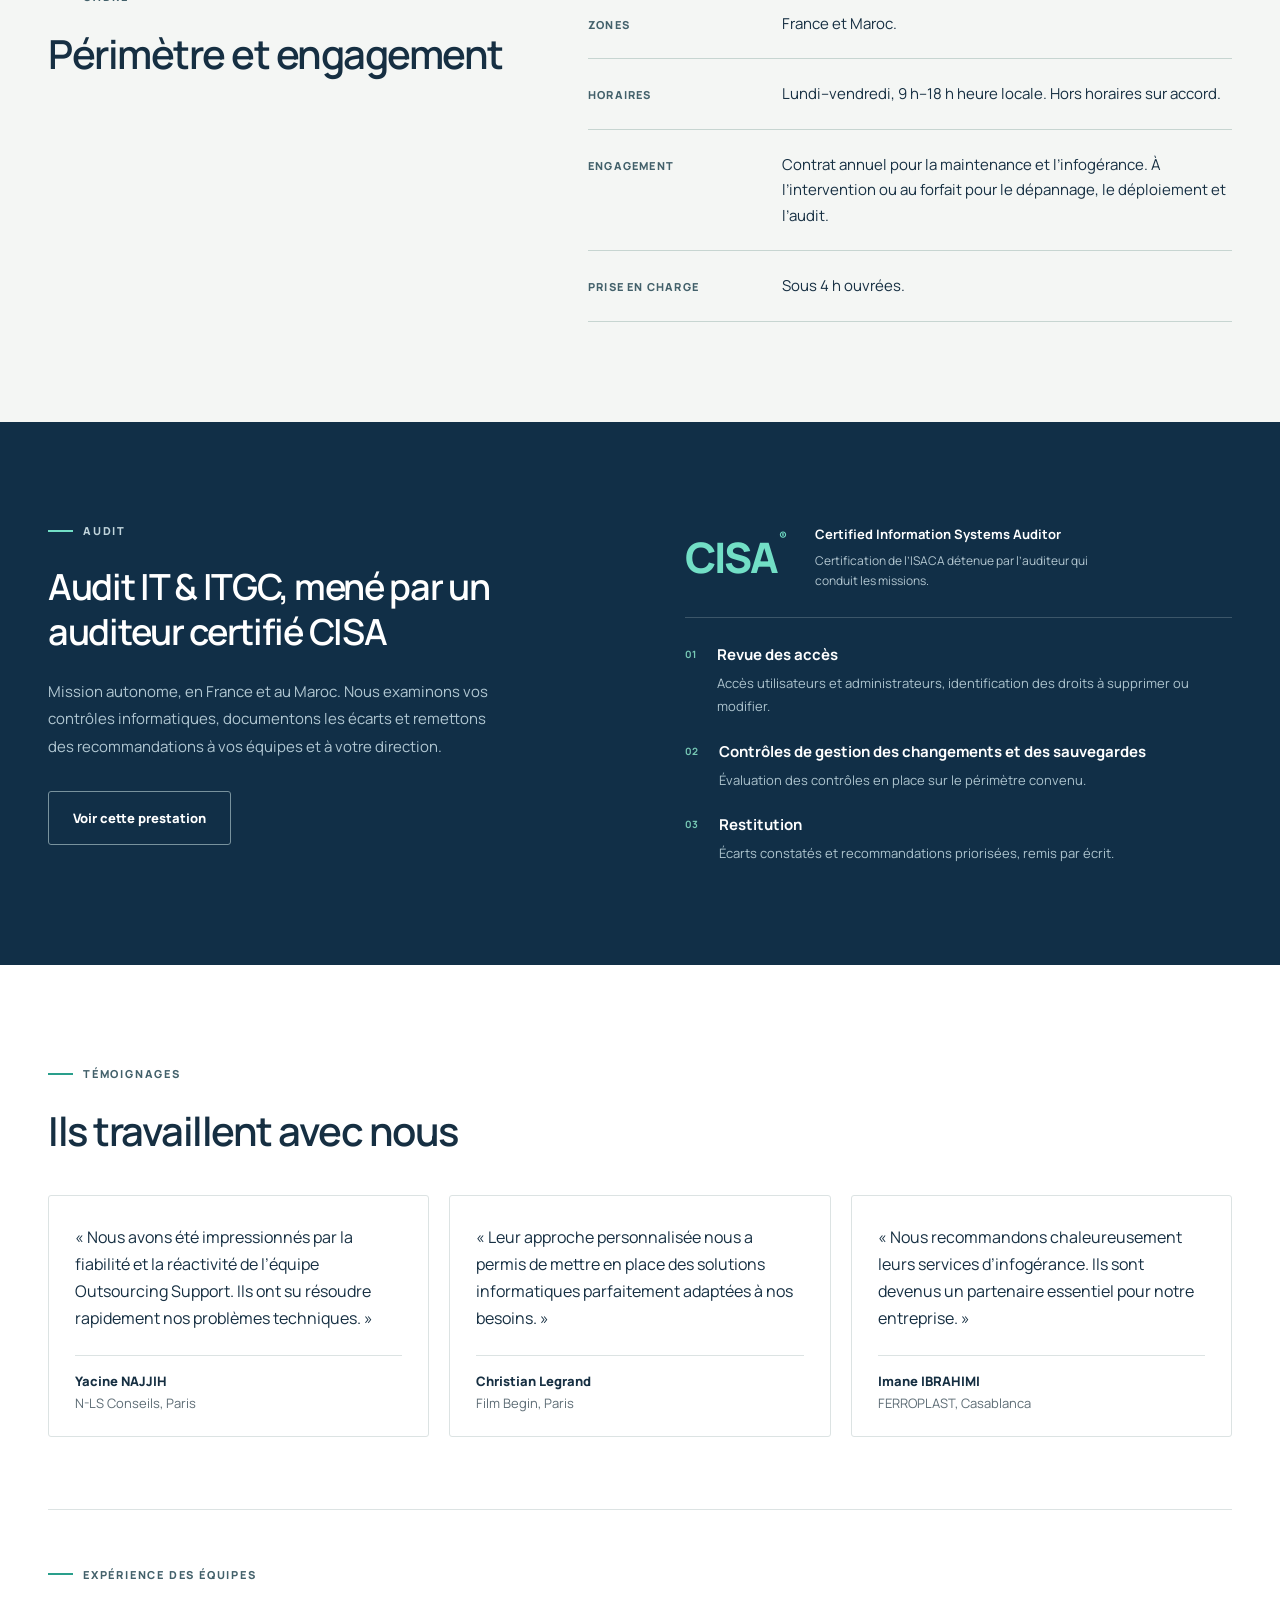
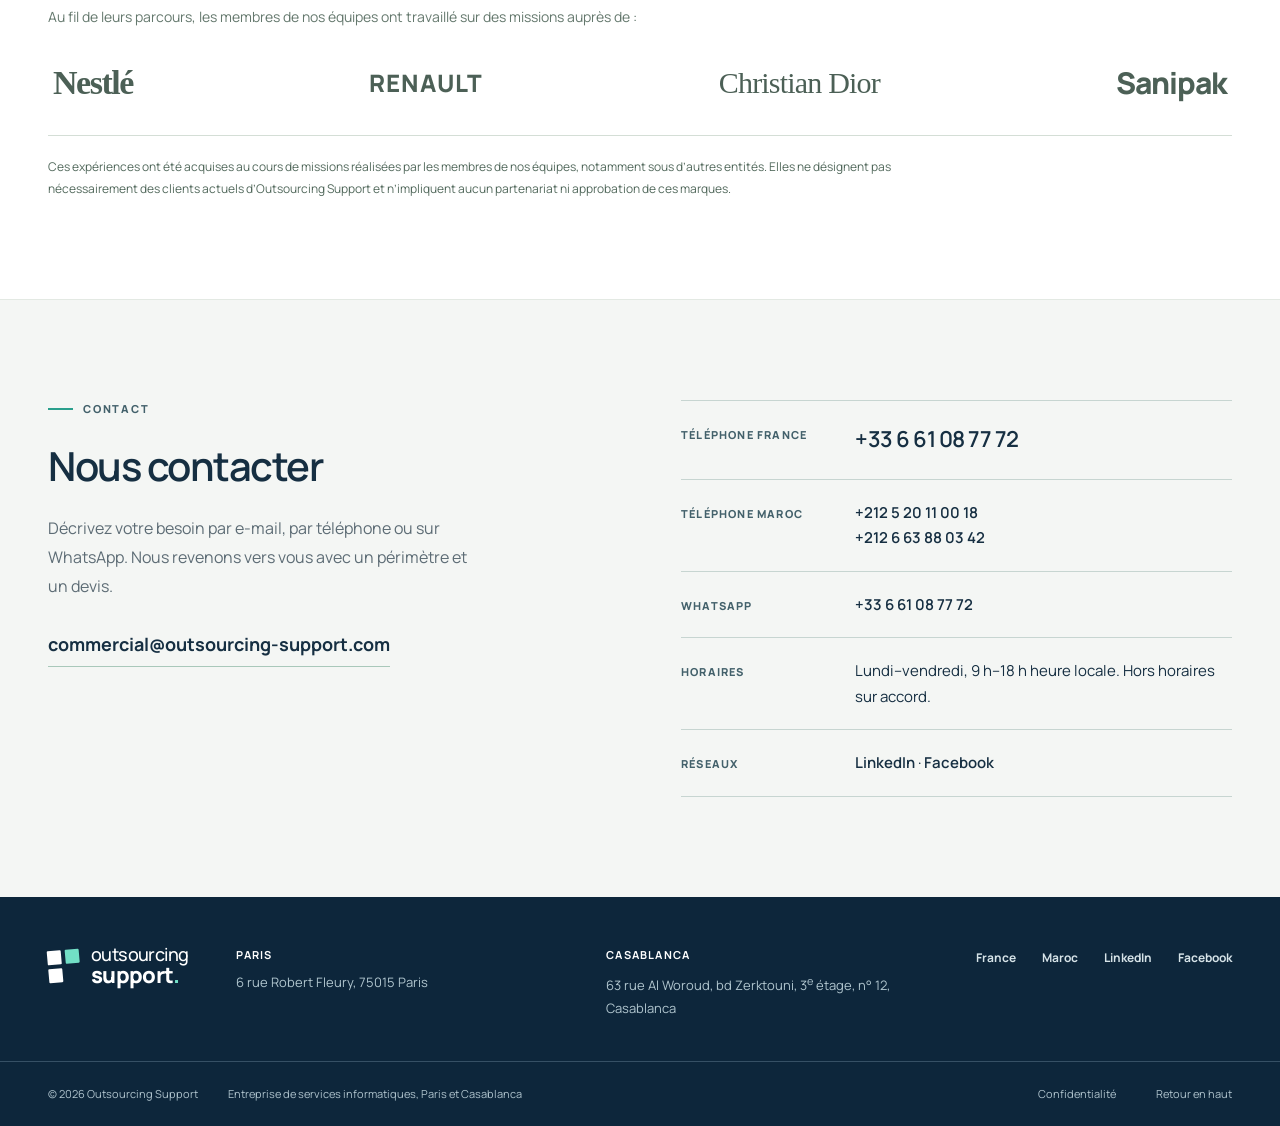
<file: france/index.html>
<!doctype html>
<html lang="fr">
<head>
  <meta charset="utf-8">
  <meta name="viewport" content="width=device-width, initial-scale=1">
  <meta name="theme-color" content="#112f47">
  <link rel="canonical" href="https://outsourcing-support.com/">
  <meta property="og:url" content="https://outsourcing-support.com/">
  <meta property="og:type" content="website">
  <title>Outsourcing Support France — Techniciens de terrain pour vos interventions IT, en France et au Maroc</title>
  <meta name="description" content="Maintenance, infogérance, déploiement et audit IT & ITGC. Équipe pilotée depuis Paris, intervenants à Paris. Plus de 6 000 interventions par an, 11 techniciens, prise en charge sous 4 h ouvrées.">
  <meta property="og:title" content="Outsourcing Support — Techniciens de terrain pour vos interventions IT">
  <meta property="og:description" content="Maintenance, infogérance, déploiement et audit IT & ITGC, en France et au Maroc. Équipe pilotée depuis Paris, intervenants à Paris et Casablanca.">
  <meta property="og:image" content="https://outsourcing-support.com/assets/intervention.jpg">
  <link rel="icon" type="image/svg+xml" href="/assets/favicon.svg">
  <link rel="stylesheet" href="/assets/style.css">
  <script src="/assets/app.js" defer></script>
  <script type="application/ld+json">
  {
    "@context": "https://schema.org",
    "@type": "LocalBusiness",
    "name": "Outsourcing Support",
    "url": "https://outsourcing-support.com/",
    "email": "commercial@outsourcing-support.com",
    "telephone": "+33661087772",
    "foundingDate": "2021",
    "description": "Entreprise de services informatiques : maintenance, infogérance, déploiement et audit IT & ITGC. Équipe pilotée depuis Paris, techniciens de terrain en France et au Maroc.",
    "areaServed": [
      {"@type": "Country", "name": "France"},
      {"@type": "Country", "name": "Maroc"}
    ],
    "address": [
      {"@type": "PostalAddress", "streetAddress": "6 rue Robert Fleury", "postalCode": "75015", "addressLocality": "Paris", "addressCountry": "FR"},
      {"@type": "PostalAddress", "streetAddress": "63 rue Al Woroud, bd Zerktouni, 3e étage, n° 12", "addressLocality": "Casablanca", "addressCountry": "MA"}
    ],
    "contactPoint": [
      {"@type": "ContactPoint", "telephone": "+33661087772", "contactType": "sales", "areaServed": "FR", "availableLanguage": "fr"},
      {"@type": "ContactPoint", "telephone": "+212520110018", "contactType": "sales", "areaServed": "MA", "availableLanguage": "fr"}
    ],
    "openingHoursSpecification": {"@type": "OpeningHoursSpecification", "dayOfWeek": ["Monday", "Tuesday", "Wednesday", "Thursday", "Friday"], "opens": "09:00", "closes": "18:00"},
    "sameAs": ["https://ma.linkedin.com/company/outsourcingsupport", "https://www.facebook.com/outsourcing.itsupport/"]
  }
  </script>
</head>
<body>
<a class="skip-link" href="#main">Aller au contenu</a>
<header class="header">
  <div class="container header-inner">
    <a class="brand" href="/" aria-label="Outsourcing Support, accueil"><span class="brand-mark" aria-hidden="true"><i></i><i></i><i></i></span><span>outsourcing<strong>support<span class="brand-dot">.</span></strong></span></a>
    <nav class="desktop-nav" aria-label="Navigation principale"><a href="#services">Services</a><a href="#perimetre">Périmètre</a><a href="#references">Références</a><a href="#contact">Contact</a></nav>
    <div class="header-actions"><div class="country-switch" aria-label="Votre pays"><a href="/france/" data-country="fr">FR</a><span aria-hidden="true">/</span><a href="/maroc/" data-country="ma">MA</a></div><a class="button button-dark header-cta" href="#contact">Parlons de votre besoin</a><button class="menu-toggle" aria-label="Ouvrir le menu" aria-expanded="false" aria-controls="mobile-menu"><span></span><span></span></button></div>
  </div>
  <nav class="mobile-nav" id="mobile-menu" aria-label="Navigation mobile" hidden><a href="#services">Services</a><a href="#parcours">Choisir mon besoin</a><a href="#perimetre">Périmètre et engagement</a><a href="#references">Références</a><a href="#contact">Contact</a></nav>
</header>
<main id="main">
  <section class="hero" aria-labelledby="hero-title">
    <div class="container hero-grid">
      <div class="hero-copy">
        <div class="eyebrow light"><span class="little-line"></span> OUTSOURCING SUPPORT <span class="hero-location" data-text="countryUpper">· FRANCE</span></div>
        <h1 id="hero-title">Techniciens de terrain pour vos interventions IT, en France et au Maroc.</h1>
        <p class="hero-description">Maintenance, infogérance, déploiement et audit IT &amp; ITGC. Équipe pilotée depuis Paris, intervenants à Paris et Casablanca.</p>
        <div class="hero-buttons"><a class="button button-mint" href="#contact">Parlons de votre besoin</a><a class="text-link light-link" href="#services">Voir nos interventions</a></div>
      </div>
      <div class="hero-visual">
        <img src="/assets/intervention.jpg" srcset="/assets/intervention.jpg 1600w, /assets/intervention@2x.jpg 2400w" sizes="(max-width: 900px) 100vw, 50vw" alt="Technicien Outsourcing Support, de dos, branchant un câble réseau dans une baie de brassage" width="1600" height="1067" fetchpriority="high">
        <div class="hero-caption"><span data-text="visualOffice">Intervenants · Paris</span></div>
      </div>
    </div>
  </section>

  <section class="clients" aria-labelledby="clients-title">
    <div class="container">
      <h2 id="clients-title" class="eyebrow clients-eyebrow"><span class="little-line"></span> CLIENTS</h2>
      <ul class="client-band">
        <li><a href="https://www.fidupartner.com/" target="_blank" rel="noopener noreferrer"><img src="/assets/clients/fidupartner.png" alt="Fidupartner" width="249" height="57" loading="lazy"></a></li>
        <li><a href="https://sutra.ma/" target="_blank" rel="noopener noreferrer"><img src="/assets/clients/sutra.png" alt="Sutra" width="242" height="56" loading="lazy"></a></li>
        <li><a href="https://nlsconseils.fr/" target="_blank" rel="noopener noreferrer"><span class="client-name">N-LS Conseils</span></a></li>
        <li><span class="client-name">Film Begin</span></li>
        <li><a href="https://www.ferroplastmaroc.com/" target="_blank" rel="noopener noreferrer"><span class="client-name">FERROPLAST</span></a></li>
      </ul>
      <p class="clients-note">Fidupartner et Sutra nous font confiance depuis plus de six ans, d’abord au sein de notre précédente structure.</p>
    </div>
  </section>

  <section class="figures section" aria-labelledby="figures-title">
    <div class="container">
      <div class="eyebrow"><span class="little-line"></span> CHIFFRES</div>
      <h2 id="figures-title">Notre activité en chiffres</h2>
      <dl class="figure-row">
        <div><dt>Interventions par an</dt><dd>Plus de 6 000<small>tickets à distance inclus</small></dd></div>
        <div><dt>Techniciens actifs</dt><dd>11</dd></div>
        <div><dt>Sites clients</dt><dd>20+<small>en France et au Maroc</small></dd></div>
        <div><dt>Prise en charge</dt><dd>Sous 4 h ouvrées</dd></div>
        <div><dt>Outsourcing Support</dt><dd>Depuis 2021</dd></div>
      </dl>
    </div>
  </section>

  <section class="routing section" id="parcours" aria-labelledby="routing-title">
    <div class="container">
      <div class="section-intro"><div><div class="eyebrow"><span class="little-line"></span> VOTRE BESOIN</div><h2 id="routing-title">Choisissez votre pays, puis votre besoin</h2></div><p>Le détail de la prestation, les missions déjà réalisées et le type d’engagement s’affichent à droite.</p></div>
      <div class="route-builder">
        <div class="route-choices">
          <fieldset class="country-fieldset"><legend><span class="step-number">01</span> Où se trouve votre entreprise ?</legend><div class="country-options"><button type="button" data-country="fr" aria-pressed="true"><span class="country-symbol france-symbol" aria-hidden="true"></span><span>France<small>Intervenants à Paris</small></span></button><button type="button" data-country="ma" aria-pressed="false"><span class="country-symbol morocco-symbol" aria-hidden="true"><svg viewBox="0 0 30 30" width="24" height="24" aria-hidden="true"><circle cx="15" cy="15" r="15" fill="#c1272d"/><path d="M15 6.5 20 22 7 12.5H23L10 22Z" fill="none" stroke="#006233" stroke-width="1.5" stroke-linejoin="round"/></svg></span><span>Maroc<small>Intervenants à Casablanca</small></span></button></div></fieldset>
          <fieldset><legend><span class="step-number">02</span> De quoi avez-vous besoin ?</legend><div class="need-options"><button type="button" data-need="maintenance" aria-pressed="false">Maintenance</button><button type="button" data-need="infogerance" aria-pressed="true">Infogérance</button><button type="button" data-need="deploiement" aria-pressed="false">Déploiement</button><button type="button" data-need="audit" aria-pressed="false">Audit IT &amp; ITGC</button></div></fieldset>
        </div>
        <div class="route-result" role="region" aria-label="Prestation correspondant à votre choix" aria-live="polite" aria-atomic="true"><div class="result-top"><span class="small-label">VOTRE PRESTATION</span><span class="result-country" id="result-country">FRANCE</span></div><span class="result-index" aria-hidden="true">02 /</span><h3 id="result-title">Infogérance IT</h3><p id="result-description"></p><span class="result-label">Missions réalisées</span><ul class="check-list" id="result-list"></ul><dl class="result-terms"><div><dt>Engagement</dt><dd id="result-engagement"></dd></div><div><dt>Prise en charge</dt><dd>Sous 4 h ouvrées, du lundi au vendredi, 9 h–18 h heure locale</dd></div></dl><a class="button button-mint result-cta" href="#contact">Parlons de votre besoin</a></div>
      </div>
    </div>
  </section>

  <section class="services section" id="services" aria-labelledby="services-title">
    <div class="container">
      <div class="section-intro"><div><div class="eyebrow"><span class="little-line"></span> SERVICES</div><h2 id="services-title">Ce que nous faisons, et des exemples de missions</h2></div><p>Quatre prestations, engagées séparément ou dans un même contrat.</p></div>
      <div class="service-grid">
        <article class="service-card"><span class="service-no">01</span><h3>Maintenance informatique</h3><p>Entretien des postes et du matériel, dépannage sur site et à distance.</p><span class="service-label">Missions réalisées</span><ul><li>Maintenance préventive des postes et remplacement du matériel défectueux en bureaux.</li><li>Diagnostic et résolution de pannes informatiques, réseau et imprimantes sur site.</li></ul><button class="service-link" data-select-need="maintenance">Voir cette prestation</button></article>
        <article class="service-card"><span class="service-no">02</span><h3>Infogérance IT</h3><p>Gestion quotidienne de votre informatique et support de vos utilisateurs, dans le cadre d’un contrat annuel.</p><span class="service-label">Missions réalisées</span><ul><li>Support utilisateurs à distance et sur site dans le cadre d’un contrat annuel.</li><li>Gestion des comptes utilisateurs, des mises à jour et suivi des sauvegardes.</li></ul><button class="service-link" data-select-need="infogerance">Voir cette prestation</button></article>
        <article class="service-card"><span class="service-no">03</span><h3>Déploiement IT</h3><p>Préparation, installation et configuration de postes et d’équipements, à l’ouverture d’un site ou au renouvellement d’un parc.</p><span class="service-label">Missions réalisées</span><ul><li>Préparation, installation et configuration de postes lors de l’ouverture de bureaux.</li><li>Renouvellement d’un parc avec migration des données et installation des logiciels.</li></ul><button class="service-link" data-select-need="deploiement">Voir cette prestation</button></article>
        <article class="service-card audit-card"><span class="service-no">04</span><h3>Audit IT &amp; ITGC</h3><p>Revue de vos contrôles informatiques par un auditeur certifié CISA, avec restitution des écarts et recommandations.</p><span class="service-label">Missions réalisées</span><ul><li>Revue des accès utilisateurs et administrateurs avec identification des droits à supprimer ou modifier.</li><li>Évaluation des contrôles de gestion des changements et des sauvegardes, restitution des écarts et recommandations.</li></ul><button class="service-link" data-select-need="audit">Voir cette prestation</button></article>
      </div>
    </div>
  </section>

  <section class="scope section" id="perimetre" aria-labelledby="scope-title">
    <div class="container scope-grid">
      <div><div class="eyebrow"><span class="little-line"></span> CADRE</div><h2 id="scope-title">Périmètre et engagement</h2></div>
      <dl class="scope-list">
        <div><dt>Zones</dt><dd>France et Maroc.</dd></div>
        <div><dt>Horaires</dt><dd>Lundi–vendredi, 9 h–18 h heure locale. Hors horaires sur accord.</dd></div>
        <div><dt>Engagement</dt><dd>Contrat annuel pour la maintenance et l’infogérance. À l’intervention ou au forfait pour le dépannage, le déploiement et l’audit.</dd></div>
        <div><dt>Prise en charge</dt><dd>Sous 4 h ouvrées.</dd></div>
      </dl>
    </div>
  </section>

  <section class="audit-section section" aria-labelledby="audit-title"><div class="container audit-grid"><div class="audit-left"><div class="eyebrow light"><span class="little-line"></span> AUDIT</div><h2 id="audit-title">Audit IT &amp; ITGC, mené par un auditeur certifié CISA</h2><p>Mission autonome, en France et au Maroc. Nous examinons vos contrôles informatiques, documentons les écarts et remettons des recommandations à vos équipes et à votre direction.</p><button class="button button-outline" data-select-need="audit">Voir cette prestation</button></div><div class="audit-right"><div class="cisa-block"><span class="cisa-large">CISA<span>®</span></span><div><strong>Certified Information Systems Auditor</strong><p>Certification de l’ISACA détenue par l’auditeur qui conduit les missions.</p></div></div><div class="audit-row"><span>01</span><div><h3>Revue des accès</h3><p>Accès utilisateurs et administrateurs, identification des droits à supprimer ou modifier.</p></div></div><div class="audit-row"><span>02</span><div><h3>Contrôles de gestion des changements et des sauvegardes</h3><p>Évaluation des contrôles en place sur le périmètre convenu.</p></div></div><div class="audit-row"><span>03</span><div><h3>Restitution</h3><p>Écarts constatés et recommandations priorisées, remis par écrit.</p></div></div></div></div></section>

  <section class="references section" id="references" aria-labelledby="testimonials-title">
    <div class="container">
      <div class="eyebrow"><span class="little-line"></span> TÉMOIGNAGES</div>
      <h2 id="testimonials-title">Ils travaillent avec nous</h2>
      <div class="testimonial-grid">
        <figure class="testimonial"><blockquote><p>Nous avons été impressionnés par la fiabilité et la réactivité de l’équipe Outsourcing Support. Ils ont su résoudre rapidement nos problèmes techniques.</p></blockquote><figcaption><strong>Yacine NAJJIH</strong><span>N-LS Conseils, Paris</span></figcaption></figure>
        <figure class="testimonial"><blockquote><p>Leur approche personnalisée nous a permis de mettre en place des solutions informatiques parfaitement adaptées à nos besoins.</p></blockquote><figcaption><strong>Christian Legrand</strong><span>Film Begin, Paris</span></figcaption></figure>
        <figure class="testimonial"><blockquote><p>Nous recommandons chaleureusement leurs services d’infogérance. Ils sont devenus un partenaire essentiel pour notre entreprise.</p></blockquote><figcaption><strong>Imane IBRAHIMI</strong><span>FERROPLAST, Casablanca</span></figcaption></figure>
      </div>
      <div class="team-experience">
        <div class="eyebrow"><span class="little-line"></span> EXPÉRIENCE DES ÉQUIPES</div>
        <p class="references-description">Au fil de leurs parcours, les membres de nos équipes ont travaillé sur des missions auprès de :</p>
        <div class="reference-names" aria-label="Nestlé, Renault, Christian Dior, Sanipak"><span class="reference-nestle">Nestlé</span><span class="reference-renault">RENAULT</span><span class="reference-dior">Christian Dior</span><span class="reference-sanipak">Sanipak</span></div>
        <p class="reference-disclaimer">Ces expériences ont été acquises au cours de missions réalisées par les membres de nos équipes, notamment sous d’autres entités. Elles ne désignent pas nécessairement des clients actuels d’Outsourcing Support et n’impliquent aucun partenariat ni approbation de ces marques.</p>
      </div>
    </div>
  </section>

  <section class="contact section" id="contact" aria-labelledby="contact-title">
    <div class="container contact-grid">
      <div class="contact-copy">
        <div class="eyebrow"><span class="little-line"></span> CONTACT</div>
        <h2 id="contact-title">Nous contacter</h2>
        <p id="contact-context">Décrivez votre besoin par e-mail, par téléphone ou sur WhatsApp. Nous revenons vers vous avec un périmètre et un devis.</p>
        <a class="contact-email" href="mailto:commercial@outsourcing-support.com">commercial@outsourcing-support.com</a>
      </div>
      <dl class="contact-list">
        <div><dt>Téléphone <span data-text="contactCountry">France</span></dt><dd><a id="contact-phone" href="tel:+33661087772">+33 6 61 08 77 72</a></dd></div>
        <div class="contact-ma"><dt>Téléphone Maroc</dt><dd><a href="tel:+212520110018">+212 5 20 11 00 18</a><br><a href="tel:+212663880342">+212 6 63 88 03 42</a></dd></div>
        <div><dt>WhatsApp</dt><dd><a href="https://wa.me/33661087772?text=Bonjour%2C%20je%20souhaite%20%C3%A9changer%20sur%20une%20intervention%20IT." target="_blank" rel="noopener noreferrer">+33 6 61 08 77 72</a></dd></div>
        <div><dt>Horaires</dt><dd>Lundi–vendredi, 9 h–18 h heure locale. Hors horaires sur accord.</dd></div>
        <div><dt>Réseaux</dt><dd><a href="https://ma.linkedin.com/company/outsourcingsupport" target="_blank" rel="noopener noreferrer">LinkedIn</a> · <a href="https://www.facebook.com/outsourcing.itsupport/" target="_blank" rel="noopener noreferrer">Facebook</a></dd></div>
      </dl>
    </div>
  </section>
</main>
<footer class="footer">
  <div class="container footer-top">
    <a class="brand footer-brand" href="/" aria-label="Outsourcing Support, accueil"><span class="brand-mark" aria-hidden="true"><i></i><i></i><i></i></span><span>outsourcing<strong>support<span class="brand-dot">.</span></strong></span></a>
    <address class="footer-address"><strong>Paris</strong>6 rue Robert Fleury, 75015 Paris</address>
    <address class="footer-address"><strong>Casablanca</strong>63 rue Al Woroud, bd Zerktouni, 3<sup>e</sup> étage, n° 12, Casablanca</address>
    <div class="footer-links"><a data-country="fr" href="/france/">France</a><a data-country="ma" href="/maroc/">Maroc</a><a href="https://ma.linkedin.com/company/outsourcingsupport" target="_blank" rel="noopener noreferrer">LinkedIn</a><a href="https://www.facebook.com/outsourcing.itsupport/" target="_blank" rel="noopener noreferrer">Facebook</a></div>
  </div>
  <div class="container footer-bottom"><span>© 2026 Outsourcing Support</span><span>Entreprise de services informatiques, Paris et Casablanca</span><button id="privacy-open">Confidentialité</button><a href="#main">Retour en haut</a></div>
</footer>
<a class="whatsapp" href="https://wa.me/33661087772?text=Bonjour%2C%20je%20souhaite%20%C3%A9changer%20sur%20une%20intervention%20IT." target="_blank" rel="noopener noreferrer" aria-label="Nous écrire sur WhatsApp, +33 6 61 08 77 72"><svg viewBox="0 0 24 24" width="20" height="20" aria-hidden="true"><path fill="currentColor" d="M12 2a10 10 0 0 0-8.6 15.1L2 22l5.1-1.3A10 10 0 1 0 12 2Zm0 1.8a8.2 8.2 0 1 1-4.2 15.3l-.3-.2-3 .8.8-2.9-.2-.3A8.2 8.2 0 0 1 12 3.8Zm-3.3 4.4c-.2 0-.5 0-.7.3-.3.3-1 1-1 2.4s1 2.8 1.2 3c.1.2 2 3.2 5 4.4 2.5 1 3 .8 3.6.7.5-.1 1.7-.7 2-1.4.2-.7.2-1.3.1-1.4l-.5-.3-1.8-.9c-.3-.1-.5-.1-.6.1l-.9 1.1c-.1.2-.3.2-.6.1a6.7 6.7 0 0 1-3.3-2.9c-.2-.4.2-.4.7-1.3.1-.2 0-.3 0-.5l-.9-2c-.2-.5-.4-.4-.6-.4h-.5Z"/></svg><span>WhatsApp</span></a>
<dialog id="privacy-dialog"><button class="dialog-close" aria-label="Fermer">×</button><div class="eyebrow">CONFIDENTIALITÉ</div><h2>Ce site ne collecte pas de données</h2><p>Ce site ne dépose pas de cookies et n’intègre pas de mesure d’audience. Le choix du pays et du besoin reste dans l’adresse de la page.</p><p>Les liens e-mail, téléphone et WhatsApp ouvrent l’application de votre choix. Rien n’est transmis à Outsourcing Support tant que vous n’envoyez pas vous-même un message.</p><p>Pour toute question concernant vos données : <a href="mailto:commercial@outsourcing-support.com">commercial@outsourcing-support.com</a>.</p></dialog>
</body>
</html>
</file>
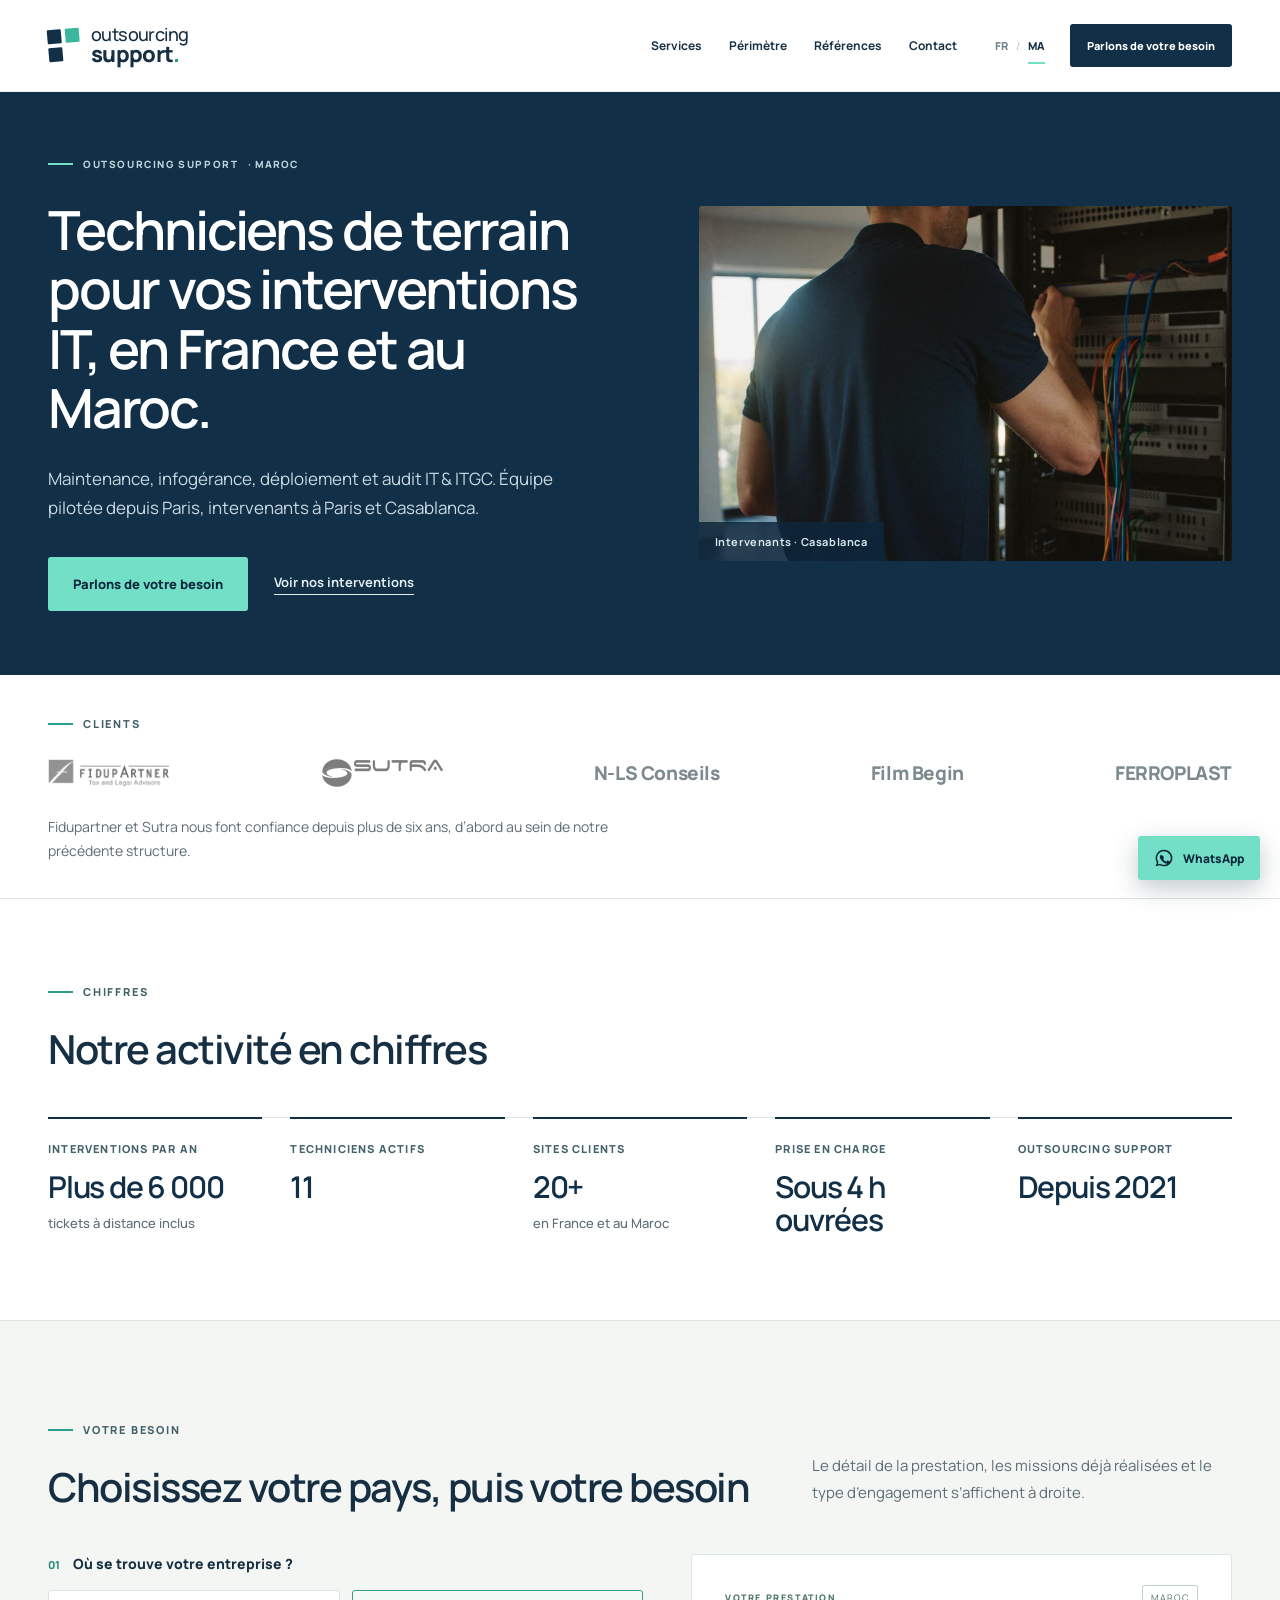
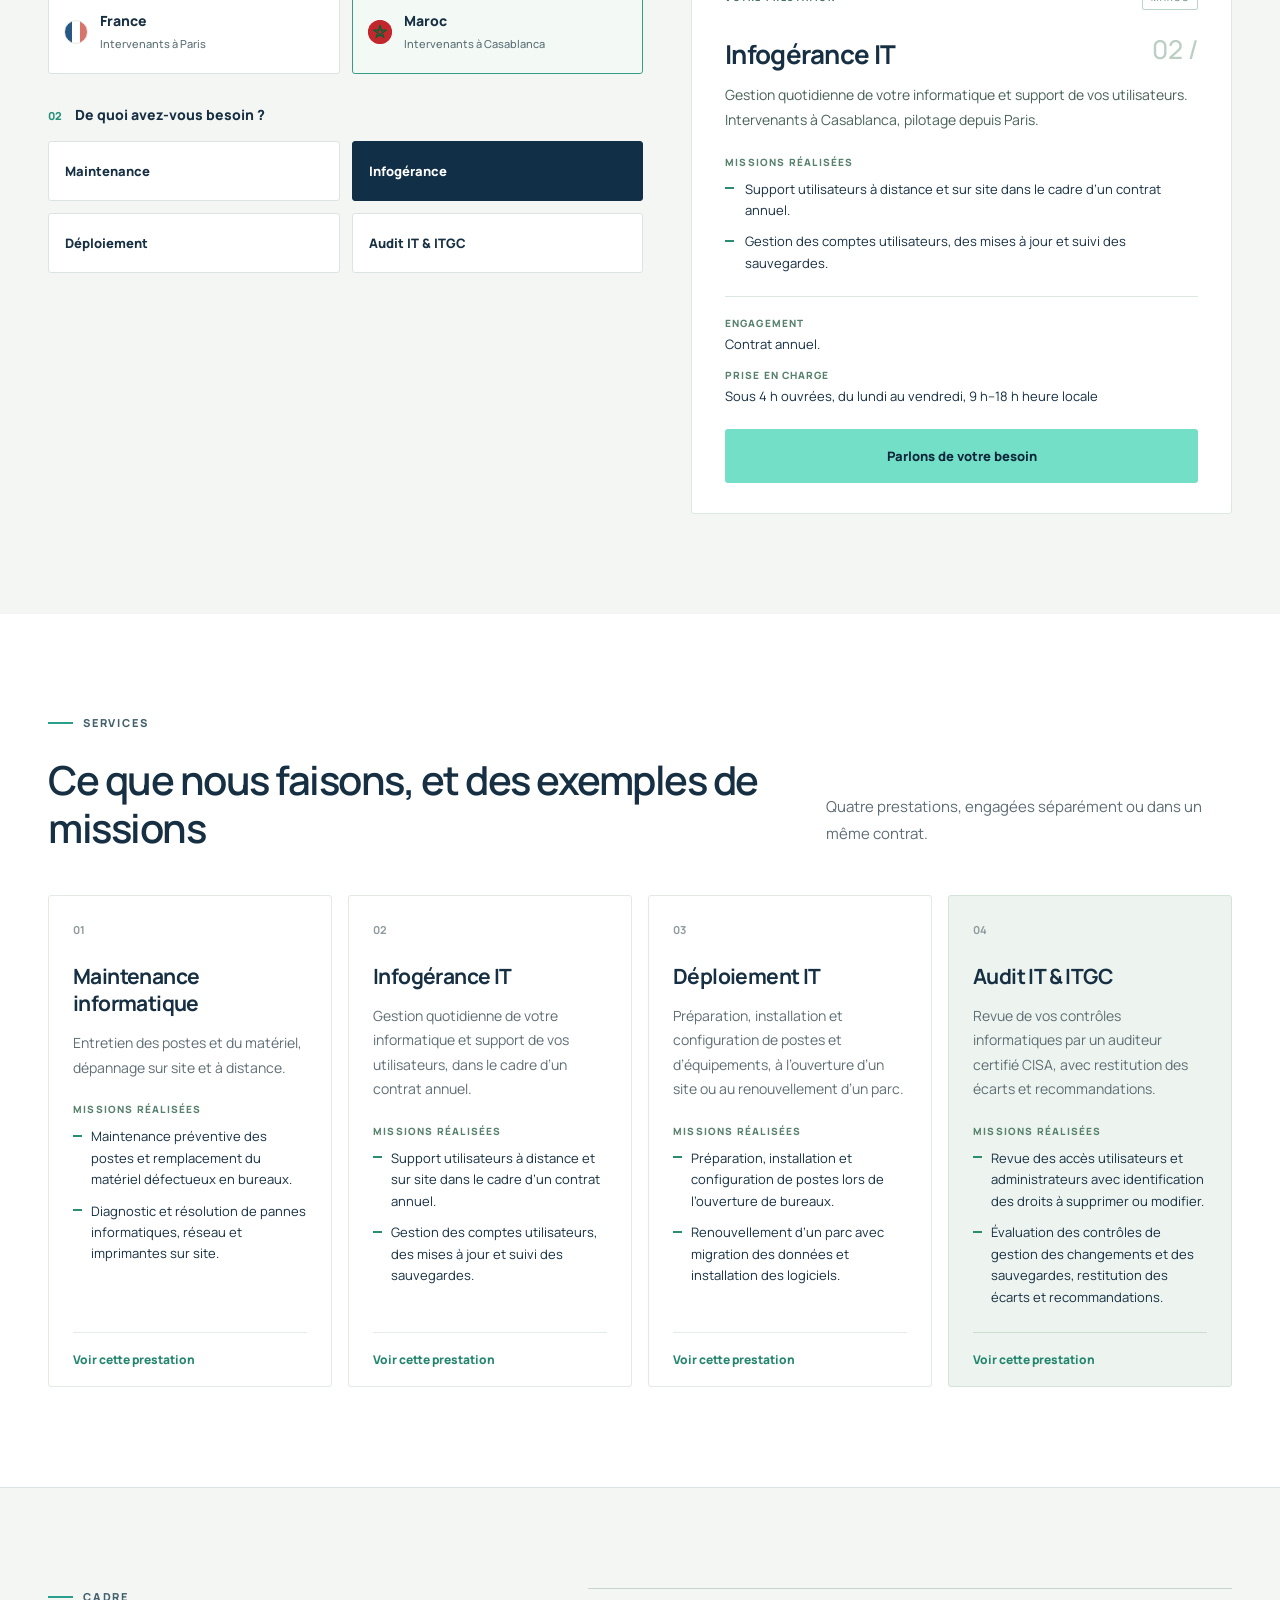
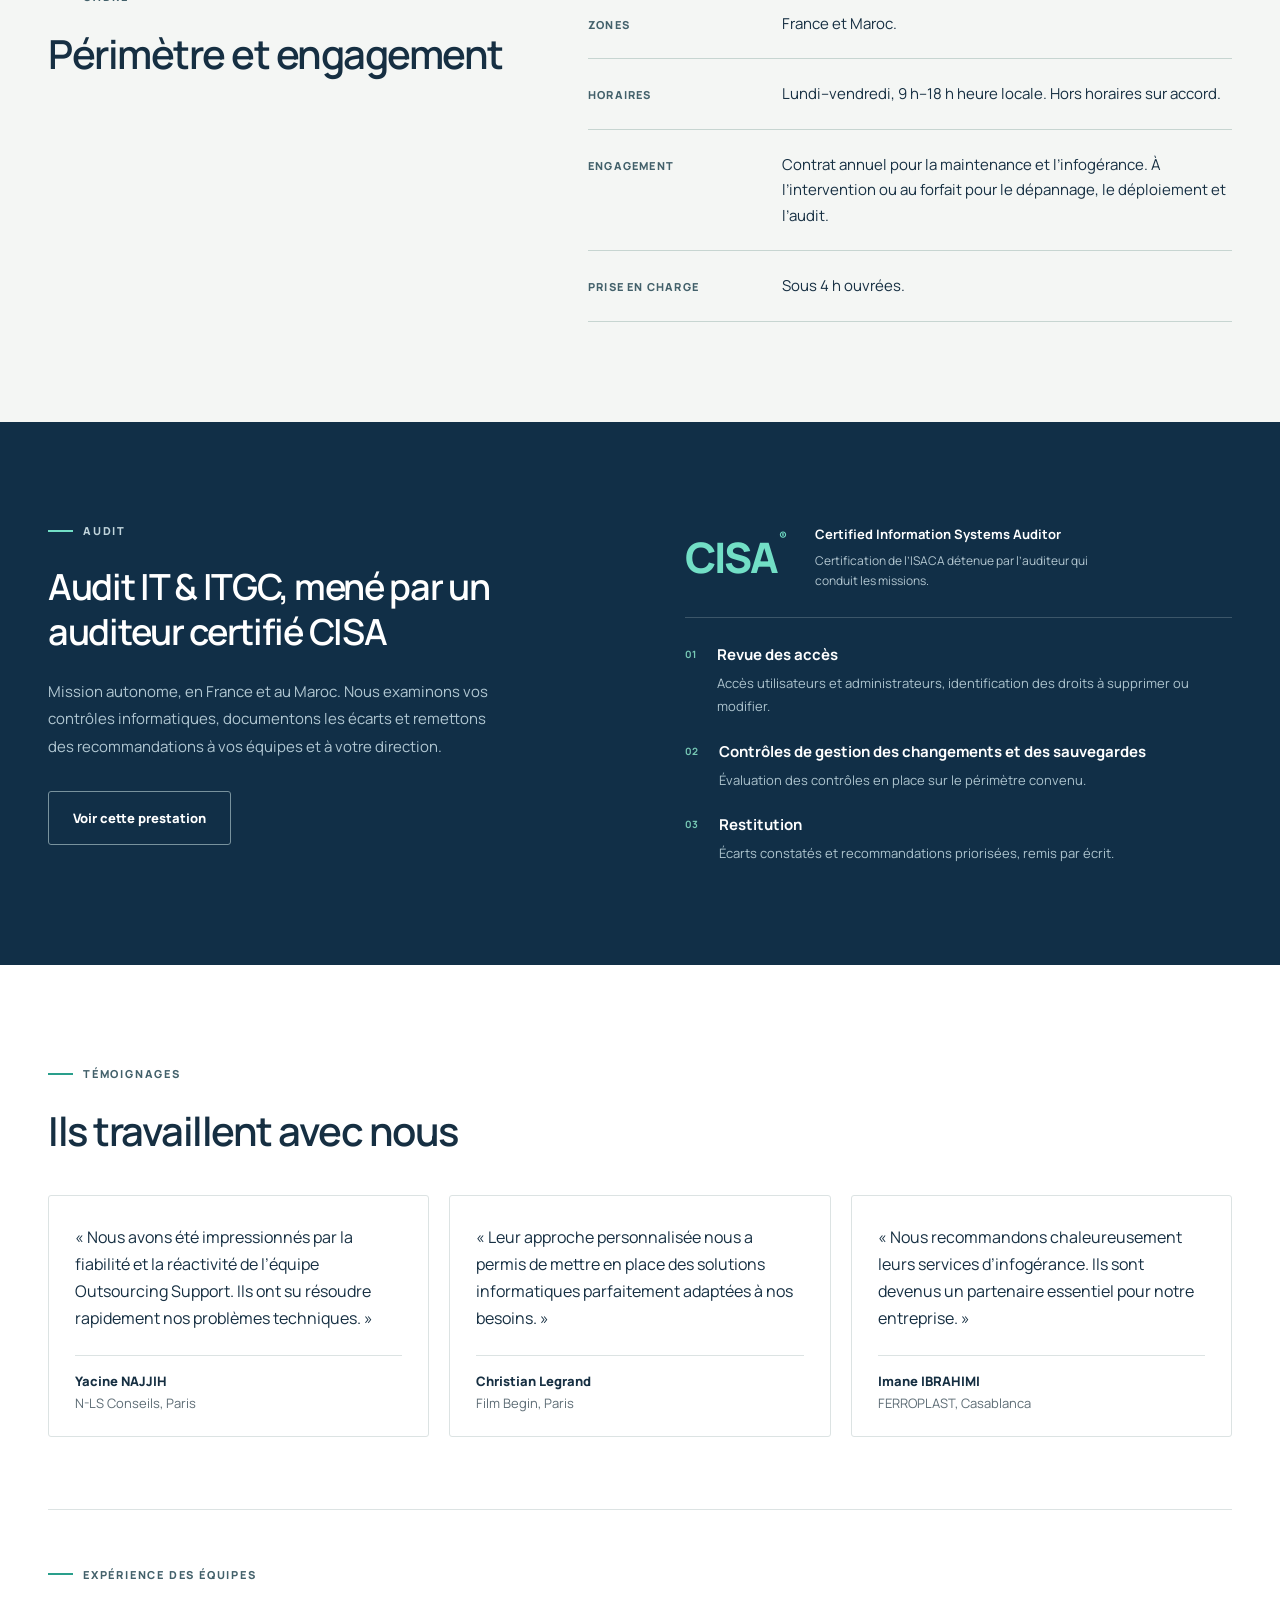
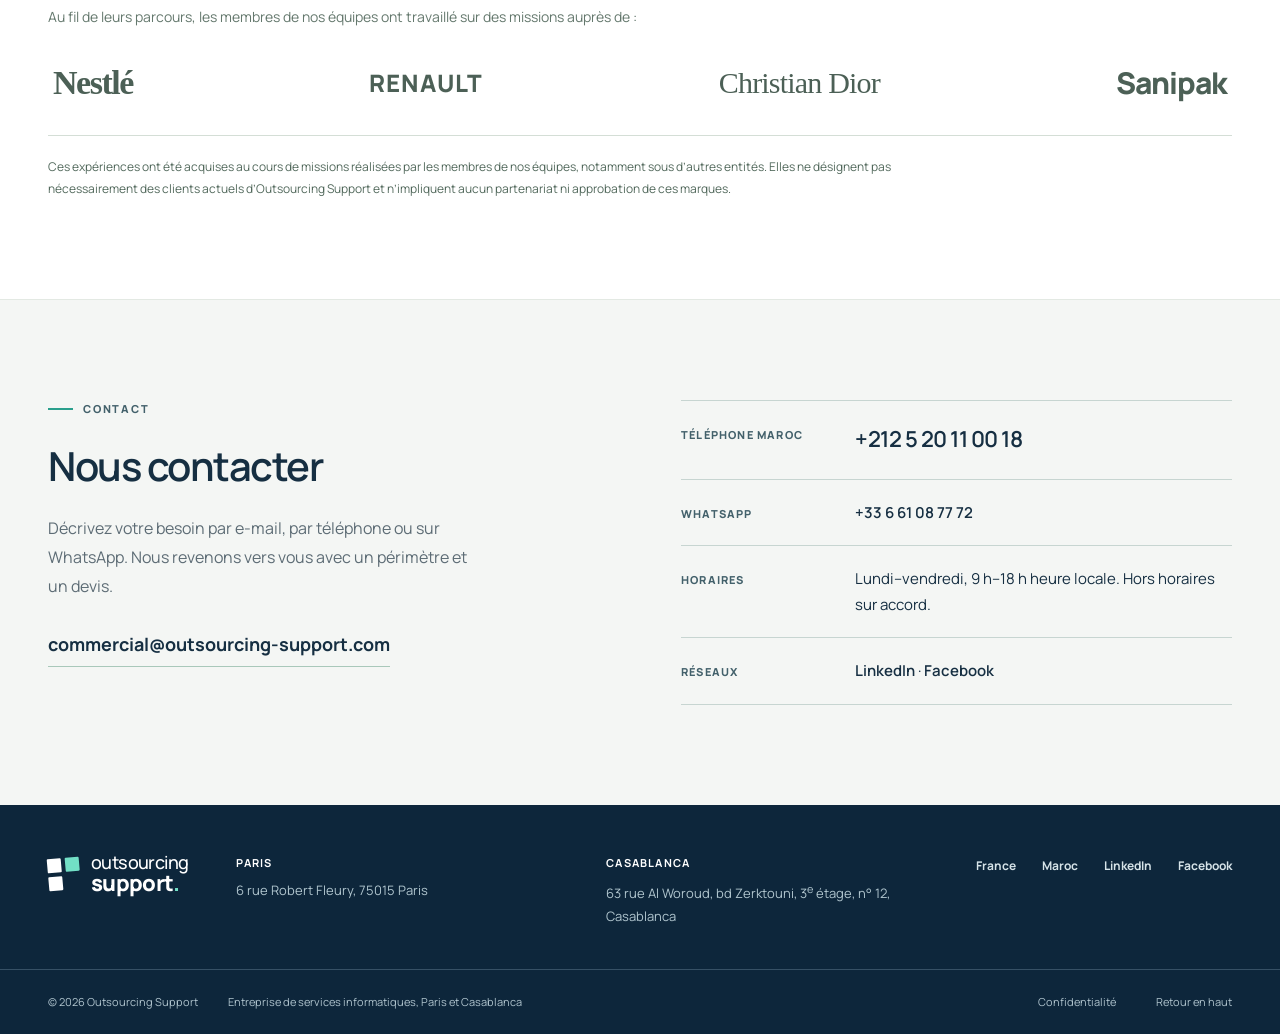
<file: maroc/index.html>
<!doctype html>
<html lang="fr">
<head>
  <meta charset="utf-8">
  <meta name="viewport" content="width=device-width, initial-scale=1">
  <meta name="theme-color" content="#112f47">
  <link rel="canonical" href="https://outsourcing-support.com/maroc/">
  <meta property="og:url" content="https://outsourcing-support.com/maroc/">
  <meta property="og:type" content="website">
  <title>Outsourcing Support Maroc — Techniciens de terrain pour vos interventions IT, en France et au Maroc</title>
  <meta name="description" content="Maintenance, infogérance, déploiement et audit IT & ITGC. Équipe pilotée depuis Paris, intervenants à Casablanca. Plus de 6 000 interventions par an, 11 techniciens, prise en charge sous 4 h ouvrées.">
  <meta property="og:title" content="Outsourcing Support — Techniciens de terrain pour vos interventions IT">
  <meta property="og:description" content="Maintenance, infogérance, déploiement et audit IT & ITGC, en France et au Maroc. Équipe pilotée depuis Paris, intervenants à Paris et Casablanca.">
  <meta property="og:image" content="https://outsourcing-support.com/assets/intervention.jpg">
  <link rel="icon" type="image/svg+xml" href="/assets/favicon.svg">
  <link rel="stylesheet" href="/assets/style.css">
  <script src="/assets/app.js" defer></script>
  <script type="application/ld+json">
  {
    "@context": "https://schema.org",
    "@type": "LocalBusiness",
    "name": "Outsourcing Support",
    "url": "https://outsourcing-support.com/",
    "email": "commercial@outsourcing-support.com",
    "telephone": "+33661087772",
    "foundingDate": "2021",
    "description": "Entreprise de services informatiques : maintenance, infogérance, déploiement et audit IT & ITGC. Équipe pilotée depuis Paris, techniciens de terrain en France et au Maroc.",
    "areaServed": [
      {"@type": "Country", "name": "France"},
      {"@type": "Country", "name": "Maroc"}
    ],
    "address": [
      {"@type": "PostalAddress", "streetAddress": "6 rue Robert Fleury", "postalCode": "75015", "addressLocality": "Paris", "addressCountry": "FR"},
      {"@type": "PostalAddress", "streetAddress": "63 rue Al Woroud, bd Zerktouni, 3e étage, n° 12", "addressLocality": "Casablanca", "addressCountry": "MA"}
    ],
    "contactPoint": [
      {"@type": "ContactPoint", "telephone": "+33661087772", "contactType": "sales", "areaServed": "FR", "availableLanguage": "fr"},
      {"@type": "ContactPoint", "telephone": "+212520110018", "contactType": "sales", "areaServed": "MA", "availableLanguage": "fr"}
    ],
    "openingHoursSpecification": {"@type": "OpeningHoursSpecification", "dayOfWeek": ["Monday", "Tuesday", "Wednesday", "Thursday", "Friday"], "opens": "09:00", "closes": "18:00"},
    "sameAs": ["https://ma.linkedin.com/company/outsourcingsupport", "https://www.facebook.com/outsourcing.itsupport/"]
  }
  </script>
</head>
<body>
<a class="skip-link" href="#main">Aller au contenu</a>
<header class="header">
  <div class="container header-inner">
    <a class="brand" href="/" aria-label="Outsourcing Support, accueil"><span class="brand-mark" aria-hidden="true"><i></i><i></i><i></i></span><span>outsourcing<strong>support<span class="brand-dot">.</span></strong></span></a>
    <nav class="desktop-nav" aria-label="Navigation principale"><a href="#services">Services</a><a href="#perimetre">Périmètre</a><a href="#references">Références</a><a href="#contact">Contact</a></nav>
    <div class="header-actions"><div class="country-switch" aria-label="Votre pays"><a href="/france/" data-country="fr">FR</a><span aria-hidden="true">/</span><a href="/maroc/" data-country="ma">MA</a></div><a class="button button-dark header-cta" href="#contact">Parlons de votre besoin</a><button class="menu-toggle" aria-label="Ouvrir le menu" aria-expanded="false" aria-controls="mobile-menu"><span></span><span></span></button></div>
  </div>
  <nav class="mobile-nav" id="mobile-menu" aria-label="Navigation mobile" hidden><a href="#services">Services</a><a href="#parcours">Choisir mon besoin</a><a href="#perimetre">Périmètre et engagement</a><a href="#references">Références</a><a href="#contact">Contact</a></nav>
</header>
<main id="main">
  <section class="hero" aria-labelledby="hero-title">
    <div class="container hero-grid">
      <div class="hero-copy">
        <div class="eyebrow light"><span class="little-line"></span> OUTSOURCING SUPPORT <span class="hero-location" data-text="countryUpper">· MAROC</span></div>
        <h1 id="hero-title">Techniciens de terrain pour vos interventions IT, en France et au Maroc.</h1>
        <p class="hero-description">Maintenance, infogérance, déploiement et audit IT &amp; ITGC. Équipe pilotée depuis Paris, intervenants à Paris et Casablanca.</p>
        <div class="hero-buttons"><a class="button button-mint" href="#contact">Parlons de votre besoin</a><a class="text-link light-link" href="#services">Voir nos interventions</a></div>
      </div>
      <div class="hero-visual">
        <img src="/assets/intervention.jpg" srcset="/assets/intervention.jpg 1600w, /assets/intervention@2x.jpg 2400w" sizes="(max-width: 900px) 100vw, 50vw" alt="Technicien Outsourcing Support, de dos, branchant un câble réseau dans une baie de brassage" width="1600" height="1067" fetchpriority="high">
        <div class="hero-caption"><span data-text="visualOffice">Intervenants · Casablanca</span></div>
      </div>
    </div>
  </section>

  <section class="clients" aria-labelledby="clients-title">
    <div class="container">
      <h2 id="clients-title" class="eyebrow clients-eyebrow"><span class="little-line"></span> CLIENTS</h2>
      <ul class="client-band">
        <li><a href="https://www.fidupartner.com/" target="_blank" rel="noopener noreferrer"><img src="/assets/clients/fidupartner.png" alt="Fidupartner" width="249" height="57" loading="lazy"></a></li>
        <li><a href="https://sutra.ma/" target="_blank" rel="noopener noreferrer"><img src="/assets/clients/sutra.png" alt="Sutra" width="242" height="56" loading="lazy"></a></li>
        <li><a href="https://nlsconseils.fr/" target="_blank" rel="noopener noreferrer"><span class="client-name">N-LS Conseils</span></a></li>
        <li><span class="client-name">Film Begin</span></li>
        <li><a href="https://www.ferroplastmaroc.com/" target="_blank" rel="noopener noreferrer"><span class="client-name">FERROPLAST</span></a></li>
      </ul>
      <p class="clients-note">Fidupartner et Sutra nous font confiance depuis plus de six ans, d’abord au sein de notre précédente structure.</p>
    </div>
  </section>

  <section class="figures section" aria-labelledby="figures-title">
    <div class="container">
      <div class="eyebrow"><span class="little-line"></span> CHIFFRES</div>
      <h2 id="figures-title">Notre activité en chiffres</h2>
      <dl class="figure-row">
        <div><dt>Interventions par an</dt><dd>Plus de 6 000<small>tickets à distance inclus</small></dd></div>
        <div><dt>Techniciens actifs</dt><dd>11</dd></div>
        <div><dt>Sites clients</dt><dd>20+<small>en France et au Maroc</small></dd></div>
        <div><dt>Prise en charge</dt><dd>Sous 4 h ouvrées</dd></div>
        <div><dt>Outsourcing Support</dt><dd>Depuis 2021</dd></div>
      </dl>
    </div>
  </section>

  <section class="routing section" id="parcours" aria-labelledby="routing-title">
    <div class="container">
      <div class="section-intro"><div><div class="eyebrow"><span class="little-line"></span> VOTRE BESOIN</div><h2 id="routing-title">Choisissez votre pays, puis votre besoin</h2></div><p>Le détail de la prestation, les missions déjà réalisées et le type d’engagement s’affichent à droite.</p></div>
      <div class="route-builder">
        <div class="route-choices">
          <fieldset class="country-fieldset"><legend><span class="step-number">01</span> Où se trouve votre entreprise ?</legend><div class="country-options"><button type="button" data-country="fr" aria-pressed="false"><span class="country-symbol france-symbol" aria-hidden="true"></span><span>France<small>Intervenants à Paris</small></span></button><button type="button" data-country="ma" aria-pressed="true"><span class="country-symbol morocco-symbol" aria-hidden="true"><svg viewBox="0 0 30 30" width="24" height="24" aria-hidden="true"><circle cx="15" cy="15" r="15" fill="#c1272d"/><path d="M15 6.5 20 22 7 12.5H23L10 22Z" fill="none" stroke="#006233" stroke-width="1.5" stroke-linejoin="round"/></svg></span><span>Maroc<small>Intervenants à Casablanca</small></span></button></div></fieldset>
          <fieldset><legend><span class="step-number">02</span> De quoi avez-vous besoin ?</legend><div class="need-options"><button type="button" data-need="maintenance" aria-pressed="false">Maintenance</button><button type="button" data-need="infogerance" aria-pressed="true">Infogérance</button><button type="button" data-need="deploiement" aria-pressed="false">Déploiement</button><button type="button" data-need="audit" aria-pressed="false">Audit IT &amp; ITGC</button></div></fieldset>
        </div>
        <div class="route-result" role="region" aria-label="Prestation correspondant à votre choix" aria-live="polite" aria-atomic="true"><div class="result-top"><span class="small-label">VOTRE PRESTATION</span><span class="result-country" id="result-country">MAROC</span></div><span class="result-index" aria-hidden="true">02 /</span><h3 id="result-title">Infogérance IT</h3><p id="result-description"></p><span class="result-label">Missions réalisées</span><ul class="check-list" id="result-list"></ul><dl class="result-terms"><div><dt>Engagement</dt><dd id="result-engagement"></dd></div><div><dt>Prise en charge</dt><dd>Sous 4 h ouvrées, du lundi au vendredi, 9 h–18 h heure locale</dd></div></dl><a class="button button-mint result-cta" href="#contact">Parlons de votre besoin</a></div>
      </div>
    </div>
  </section>

  <section class="services section" id="services" aria-labelledby="services-title">
    <div class="container">
      <div class="section-intro"><div><div class="eyebrow"><span class="little-line"></span> SERVICES</div><h2 id="services-title">Ce que nous faisons, et des exemples de missions</h2></div><p>Quatre prestations, engagées séparément ou dans un même contrat.</p></div>
      <div class="service-grid">
        <article class="service-card"><span class="service-no">01</span><h3>Maintenance informatique</h3><p>Entretien des postes et du matériel, dépannage sur site et à distance.</p><span class="service-label">Missions réalisées</span><ul><li>Maintenance préventive des postes et remplacement du matériel défectueux en bureaux.</li><li>Diagnostic et résolution de pannes informatiques, réseau et imprimantes sur site.</li></ul><button class="service-link" data-select-need="maintenance">Voir cette prestation</button></article>
        <article class="service-card"><span class="service-no">02</span><h3>Infogérance IT</h3><p>Gestion quotidienne de votre informatique et support de vos utilisateurs, dans le cadre d’un contrat annuel.</p><span class="service-label">Missions réalisées</span><ul><li>Support utilisateurs à distance et sur site dans le cadre d’un contrat annuel.</li><li>Gestion des comptes utilisateurs, des mises à jour et suivi des sauvegardes.</li></ul><button class="service-link" data-select-need="infogerance">Voir cette prestation</button></article>
        <article class="service-card"><span class="service-no">03</span><h3>Déploiement IT</h3><p>Préparation, installation et configuration de postes et d’équipements, à l’ouverture d’un site ou au renouvellement d’un parc.</p><span class="service-label">Missions réalisées</span><ul><li>Préparation, installation et configuration de postes lors de l’ouverture de bureaux.</li><li>Renouvellement d’un parc avec migration des données et installation des logiciels.</li></ul><button class="service-link" data-select-need="deploiement">Voir cette prestation</button></article>
        <article class="service-card audit-card"><span class="service-no">04</span><h3>Audit IT &amp; ITGC</h3><p>Revue de vos contrôles informatiques par un auditeur certifié CISA, avec restitution des écarts et recommandations.</p><span class="service-label">Missions réalisées</span><ul><li>Revue des accès utilisateurs et administrateurs avec identification des droits à supprimer ou modifier.</li><li>Évaluation des contrôles de gestion des changements et des sauvegardes, restitution des écarts et recommandations.</li></ul><button class="service-link" data-select-need="audit">Voir cette prestation</button></article>
      </div>
    </div>
  </section>

  <section class="scope section" id="perimetre" aria-labelledby="scope-title">
    <div class="container scope-grid">
      <div><div class="eyebrow"><span class="little-line"></span> CADRE</div><h2 id="scope-title">Périmètre et engagement</h2></div>
      <dl class="scope-list">
        <div><dt>Zones</dt><dd>France et Maroc.</dd></div>
        <div><dt>Horaires</dt><dd>Lundi–vendredi, 9 h–18 h heure locale. Hors horaires sur accord.</dd></div>
        <div><dt>Engagement</dt><dd>Contrat annuel pour la maintenance et l’infogérance. À l’intervention ou au forfait pour le dépannage, le déploiement et l’audit.</dd></div>
        <div><dt>Prise en charge</dt><dd>Sous 4 h ouvrées.</dd></div>
      </dl>
    </div>
  </section>

  <section class="audit-section section" aria-labelledby="audit-title"><div class="container audit-grid"><div class="audit-left"><div class="eyebrow light"><span class="little-line"></span> AUDIT</div><h2 id="audit-title">Audit IT &amp; ITGC, mené par un auditeur certifié CISA</h2><p>Mission autonome, en France et au Maroc. Nous examinons vos contrôles informatiques, documentons les écarts et remettons des recommandations à vos équipes et à votre direction.</p><button class="button button-outline" data-select-need="audit">Voir cette prestation</button></div><div class="audit-right"><div class="cisa-block"><span class="cisa-large">CISA<span>®</span></span><div><strong>Certified Information Systems Auditor</strong><p>Certification de l’ISACA détenue par l’auditeur qui conduit les missions.</p></div></div><div class="audit-row"><span>01</span><div><h3>Revue des accès</h3><p>Accès utilisateurs et administrateurs, identification des droits à supprimer ou modifier.</p></div></div><div class="audit-row"><span>02</span><div><h3>Contrôles de gestion des changements et des sauvegardes</h3><p>Évaluation des contrôles en place sur le périmètre convenu.</p></div></div><div class="audit-row"><span>03</span><div><h3>Restitution</h3><p>Écarts constatés et recommandations priorisées, remis par écrit.</p></div></div></div></div></section>

  <section class="references section" id="references" aria-labelledby="testimonials-title">
    <div class="container">
      <div class="eyebrow"><span class="little-line"></span> TÉMOIGNAGES</div>
      <h2 id="testimonials-title">Ils travaillent avec nous</h2>
      <div class="testimonial-grid">
        <figure class="testimonial"><blockquote><p>Nous avons été impressionnés par la fiabilité et la réactivité de l’équipe Outsourcing Support. Ils ont su résoudre rapidement nos problèmes techniques.</p></blockquote><figcaption><strong>Yacine NAJJIH</strong><span>N-LS Conseils, Paris</span></figcaption></figure>
        <figure class="testimonial"><blockquote><p>Leur approche personnalisée nous a permis de mettre en place des solutions informatiques parfaitement adaptées à nos besoins.</p></blockquote><figcaption><strong>Christian Legrand</strong><span>Film Begin, Paris</span></figcaption></figure>
        <figure class="testimonial"><blockquote><p>Nous recommandons chaleureusement leurs services d’infogérance. Ils sont devenus un partenaire essentiel pour notre entreprise.</p></blockquote><figcaption><strong>Imane IBRAHIMI</strong><span>FERROPLAST, Casablanca</span></figcaption></figure>
      </div>
      <div class="team-experience">
        <div class="eyebrow"><span class="little-line"></span> EXPÉRIENCE DES ÉQUIPES</div>
        <p class="references-description">Au fil de leurs parcours, les membres de nos équipes ont travaillé sur des missions auprès de :</p>
        <div class="reference-names" aria-label="Nestlé, Renault, Christian Dior, Sanipak"><span class="reference-nestle">Nestlé</span><span class="reference-renault">RENAULT</span><span class="reference-dior">Christian Dior</span><span class="reference-sanipak">Sanipak</span></div>
        <p class="reference-disclaimer">Ces expériences ont été acquises au cours de missions réalisées par les membres de nos équipes, notamment sous d’autres entités. Elles ne désignent pas nécessairement des clients actuels d’Outsourcing Support et n’impliquent aucun partenariat ni approbation de ces marques.</p>
      </div>
    </div>
  </section>

  <section class="contact section" id="contact" aria-labelledby="contact-title">
    <div class="container contact-grid">
      <div class="contact-copy">
        <div class="eyebrow"><span class="little-line"></span> CONTACT</div>
        <h2 id="contact-title">Nous contacter</h2>
        <p id="contact-context">Décrivez votre besoin par e-mail, par téléphone ou sur WhatsApp. Nous revenons vers vous avec un périmètre et un devis.</p>
        <a class="contact-email" href="mailto:commercial@outsourcing-support.com">commercial@outsourcing-support.com</a>
      </div>
      <dl class="contact-list">
        <div><dt>Téléphone <span data-text="contactCountry">France</span></dt><dd><a id="contact-phone" href="tel:+33661087772">+33 6 61 08 77 72</a></dd></div>
        <div class="contact-ma"><dt>Téléphone Maroc</dt><dd><a href="tel:+212520110018">+212 5 20 11 00 18</a><br><a href="tel:+212663880342">+212 6 63 88 03 42</a></dd></div>
        <div><dt>WhatsApp</dt><dd><a href="https://wa.me/33661087772?text=Bonjour%2C%20je%20souhaite%20%C3%A9changer%20sur%20une%20intervention%20IT." target="_blank" rel="noopener noreferrer">+33 6 61 08 77 72</a></dd></div>
        <div><dt>Horaires</dt><dd>Lundi–vendredi, 9 h–18 h heure locale. Hors horaires sur accord.</dd></div>
        <div><dt>Réseaux</dt><dd><a href="https://ma.linkedin.com/company/outsourcingsupport" target="_blank" rel="noopener noreferrer">LinkedIn</a> · <a href="https://www.facebook.com/outsourcing.itsupport/" target="_blank" rel="noopener noreferrer">Facebook</a></dd></div>
      </dl>
    </div>
  </section>
</main>
<footer class="footer">
  <div class="container footer-top">
    <a class="brand footer-brand" href="/" aria-label="Outsourcing Support, accueil"><span class="brand-mark" aria-hidden="true"><i></i><i></i><i></i></span><span>outsourcing<strong>support<span class="brand-dot">.</span></strong></span></a>
    <address class="footer-address"><strong>Paris</strong>6 rue Robert Fleury, 75015 Paris</address>
    <address class="footer-address"><strong>Casablanca</strong>63 rue Al Woroud, bd Zerktouni, 3<sup>e</sup> étage, n° 12, Casablanca</address>
    <div class="footer-links"><a data-country="fr" href="/france/">France</a><a data-country="ma" href="/maroc/">Maroc</a><a href="https://ma.linkedin.com/company/outsourcingsupport" target="_blank" rel="noopener noreferrer">LinkedIn</a><a href="https://www.facebook.com/outsourcing.itsupport/" target="_blank" rel="noopener noreferrer">Facebook</a></div>
  </div>
  <div class="container footer-bottom"><span>© 2026 Outsourcing Support</span><span>Entreprise de services informatiques, Paris et Casablanca</span><button id="privacy-open">Confidentialité</button><a href="#main">Retour en haut</a></div>
</footer>
<a class="whatsapp" href="https://wa.me/33661087772?text=Bonjour%2C%20je%20souhaite%20%C3%A9changer%20sur%20une%20intervention%20IT." target="_blank" rel="noopener noreferrer" aria-label="Nous écrire sur WhatsApp, +33 6 61 08 77 72"><svg viewBox="0 0 24 24" width="20" height="20" aria-hidden="true"><path fill="currentColor" d="M12 2a10 10 0 0 0-8.6 15.1L2 22l5.1-1.3A10 10 0 1 0 12 2Zm0 1.8a8.2 8.2 0 1 1-4.2 15.3l-.3-.2-3 .8.8-2.9-.2-.3A8.2 8.2 0 0 1 12 3.8Zm-3.3 4.4c-.2 0-.5 0-.7.3-.3.3-1 1-1 2.4s1 2.8 1.2 3c.1.2 2 3.2 5 4.4 2.5 1 3 .8 3.6.7.5-.1 1.7-.7 2-1.4.2-.7.2-1.3.1-1.4l-.5-.3-1.8-.9c-.3-.1-.5-.1-.6.1l-.9 1.1c-.1.2-.3.2-.6.1a6.7 6.7 0 0 1-3.3-2.9c-.2-.4.2-.4.7-1.3.1-.2 0-.3 0-.5l-.9-2c-.2-.5-.4-.4-.6-.4h-.5Z"/></svg><span>WhatsApp</span></a>
<dialog id="privacy-dialog"><button class="dialog-close" aria-label="Fermer">×</button><div class="eyebrow">CONFIDENTIALITÉ</div><h2>Ce site ne collecte pas de données</h2><p>Ce site ne dépose pas de cookies et n’intègre pas de mesure d’audience. Le choix du pays et du besoin reste dans l’adresse de la page.</p><p>Les liens e-mail, téléphone et WhatsApp ouvrent l’application de votre choix. Rien n’est transmis à Outsourcing Support tant que vous n’envoyez pas vous-même un message.</p><p>Pour toute question concernant vos données : <a href="mailto:commercial@outsourcing-support.com">commercial@outsourcing-support.com</a>.</p></dialog>
</body>
</html>
</file>
<file: assets/style.css>
@font-face{font-family:Manrope;src:url('/assets/manrope-regular.ttf') format('truetype');font-style:normal;font-weight:400;font-display:swap}
@font-face{font-family:Manrope;src:url('/assets/manrope-medium.ttf') format('truetype');font-style:normal;font-weight:500;font-display:swap}
@font-face{font-family:Manrope;src:url('/assets/manrope-semibold.ttf') format('truetype');font-style:normal;font-weight:600;font-display:swap}
@font-face{font-family:Manrope;src:url('/assets/manrope-bold.ttf') format('truetype');font-style:normal;font-weight:700;font-display:swap}
@font-face{font-family:Manrope;src:url('/assets/manrope-extrabold.ttf') format('truetype');font-style:normal;font-weight:800;font-display:swap}

/* ---------- Base ---------- */
:root{--navy:#112f47;--navy-deep:#0d263b;--mint:#72dfc6;--mint-dark:#249e87;--mint-soft:#e6f6ef;--ink:#162f42;--muted:#5d6c75;--line:#dce3e3;--paper:#f4f6f4;--white:#fff;--font:Manrope,Arial,sans-serif}
*{box-sizing:border-box}
html{scroll-padding-top:98px}
body{margin:0;font-family:var(--font);color:var(--ink);background:#fff;-webkit-font-smoothing:antialiased}
button,input,textarea,select{font:inherit}
button,a{-webkit-tap-highlight-color:transparent;touch-action:manipulation}
a{color:inherit;text-decoration:none}
button{cursor:pointer;color:inherit}
img{display:block;max-width:100%;height:auto}
button:focus-visible,a:focus-visible,summary:focus-visible{outline:3px solid var(--mint-dark);outline-offset:4px}
::selection{background:var(--mint);color:var(--navy)}
[hidden]{display:none!important}
.container{max-width:1320px;margin:auto;padding-left:48px;padding-right:48px}
.section{padding-top:100px;padding-bottom:100px}
.skip-link{position:fixed;left:20px;top:-80px;z-index:100;background:var(--mint);padding:14px;color:var(--navy)}
.skip-link:focus{top:12px}
.eyebrow{display:flex;align-items:center;gap:10px;font-size:11px;letter-spacing:1.8px;font-weight:800;margin:0 0 24px;color:#43616b;line-height:1.6}
.little-line{display:inline-block;width:25px;height:2px;background:#2a9f8c;flex-shrink:0}
.eyebrow.light{color:#c0d4db}
.light .little-line{background:var(--mint)}
.small-label{font-size:11px;letter-spacing:1.6px;font-weight:800}
h1,h2,h3,p,dl,dd,figure,address{margin:0}
h2{font-size:40px;line-height:1.2;letter-spacing:-1.5px;font-weight:600}
h3{font-weight:700}
address{font-style:normal}
.button{display:inline-flex;align-items:center;justify-content:center;border:1px solid transparent;border-radius:3px;padding:17px 24px;min-height:54px;font-size:13px;font-weight:750;line-height:1.4;transition:background .2s,transform .2s}
.button:hover{transform:translateY(-2px)}
.button-dark{background:var(--navy);color:#fff}
.button-dark:hover{background:#23485f}
.button-mint{background:var(--mint);color:var(--navy-deep)}
.button-mint:hover{background:#a0ead8}
.button-outline{background:transparent;color:#fff;border-color:#78929d}
.button-outline:hover{background:#ffffff12;border-color:var(--mint)}
.text-link{font-size:13px;font-weight:700;display:inline-flex;align-items:center;border-bottom:1px solid currentColor;padding-bottom:3px}
.light-link{color:#e2ebed}
.text-link:hover{color:var(--mint)}
.section-intro{display:flex;justify-content:space-between;align-items:flex-end;gap:40px;margin-bottom:43px}
.section-intro>p{font-size:15px;line-height:1.8;color:var(--muted);max-width:420px;margin-bottom:5px}

/* ---------- Header ---------- */
.header{height:92px;background:#fff;position:sticky;top:0;z-index:30;border-bottom:1px solid #ebeeee}
.header-inner{height:100%;display:flex;align-items:center;justify-content:space-between;gap:24px}
.brand{display:inline-flex;align-items:center;gap:11px;font-size:18px;line-height:1.05;letter-spacing:-.6px;font-weight:500;flex-shrink:0}
.brand strong{display:block;font-size:22px;font-weight:800;letter-spacing:-.7px}
.brand-dot{color:#299b87}
.brand-mark{position:relative;width:32px;height:32px;transform:rotate(-5deg);display:block}
.brand-mark i{position:absolute;display:block;width:14px;height:14px;background:var(--navy);border-radius:1px}
.brand-mark i:nth-child(1){top:0;left:0}
.brand-mark i:nth-child(2){top:0;right:0;background:#3cb69d}
.brand-mark i:nth-child(3){bottom:0;left:0}
.desktop-nav{display:flex;align-items:center;gap:27px;margin-left:auto;margin-right:14px;font-size:12px;font-weight:700}
.desktop-nav a{white-space:nowrap}
.desktop-nav a:hover{color:#258c77}
.header-actions{display:flex;align-items:center;gap:25px}
.country-switch{display:flex;gap:8px;font-size:11px;font-weight:800;align-items:center}
.country-switch a{padding:9px 0;color:#72818b}
.country-switch a[aria-current="page"]{color:var(--ink);box-shadow:0 2px var(--mint)}
.country-switch>span{color:#b1bcbe;font-weight:400}
.header-cta{font-size:11px;padding:12px 16px;min-height:43px}
.menu-toggle{display:none;border:0;background:transparent;width:44px;height:44px;padding:10px}
.menu-toggle span{display:block;height:2px;width:22px;background:var(--navy);margin:5px 0}
.mobile-nav{position:absolute;top:91px;left:0;right:0;padding:18px 24px 28px;background:#fff;box-shadow:0 12px 18px #102c4710}
.mobile-nav a{display:block;font-size:16px;padding:13px 0;border-bottom:1px solid var(--line)}

/* ---------- Hero ---------- */
.hero{background:var(--navy);color:#fff;overflow:hidden}
.hero-grid{display:grid;grid-template-columns:1.1fr 1fr;gap:64px;padding-top:64px;padding-bottom:64px;align-items:center}
.hero .eyebrow{font-size:10px;letter-spacing:1.6px;margin-bottom:28px}
.hero-location{letter-spacing:1px}
.hero h1{font-size:54px;line-height:1.1;font-weight:600;letter-spacing:-2.2px;margin-bottom:26px}
.hero-description{font-size:17px;line-height:1.75;color:#c9d9e1;max-width:520px;margin-bottom:34px}
.hero-buttons{display:flex;align-items:center;gap:26px;flex-wrap:wrap}
.hero-visual{position:relative;overflow:hidden;border-radius:3px;aspect-ratio:3/2}
.hero-visual>img{width:100%;height:100%;object-fit:cover}
.hero-caption{position:absolute;left:0;bottom:0;padding:12px 16px;background:#0d263bd9;color:#d6e6ec;font-size:11px;font-weight:700;letter-spacing:.6px}

/* ---------- Clients ---------- */
.clients{background:#fff;border-bottom:1px solid var(--line);padding:40px 0 36px}
.clients-eyebrow{margin-bottom:26px;font-size:11px;letter-spacing:1.8px;font-weight:800;line-height:1.6}
.client-band{list-style:none;margin:0;padding:0;display:flex;flex-wrap:wrap;align-items:center;justify-content:space-between;gap:22px 40px}
.client-band li{display:flex;align-items:center;height:28px}
.client-band a{display:flex;align-items:center;height:28px}
.client-band img{height:28px;width:auto;filter:grayscale(1);opacity:.62;transition:filter .2s,opacity .2s}
.client-band a:hover img,.client-band a:focus-visible img{filter:none;opacity:1}
.client-name{font-size:19px;font-weight:800;letter-spacing:-.4px;color:#7d8a90;line-height:28px;transition:color .2s;white-space:nowrap}
.client-band a:hover .client-name,.client-band a:focus-visible .client-name{color:var(--navy)}
.clients-note{font-size:14px;line-height:1.7;color:var(--muted);margin-top:28px;max-width:70ch}

/* ---------- Chiffres ---------- */
.figures{background:#fff;padding-top:84px;padding-bottom:84px}
.figures h2{margin-bottom:44px}
.figure-row{display:grid;grid-template-columns:repeat(5,1fr);gap:28px;border-top:1px solid var(--line)}
.figure-row>div{padding-top:22px;border-top:2px solid var(--navy);margin-top:-1px}
.figure-row dt{font-size:11px;letter-spacing:1.2px;text-transform:uppercase;font-weight:800;color:#43616b;margin-bottom:14px}
.figure-row dd{font-size:30px;font-weight:600;letter-spacing:-1.2px;line-height:1.1;color:var(--navy)}
.figure-row small{display:block;font-size:13px;font-weight:500;letter-spacing:0;color:var(--muted);margin-top:10px;line-height:1.6}

/* ---------- Sélecteur ---------- */
.routing{background:var(--paper);border-top:1px solid var(--line)}
.route-builder{display:grid;grid-template-columns:1.1fr 1fr;gap:48px;align-items:stretch}
fieldset{border:0;padding:0;margin:0;min-width:0}
fieldset+fieldset{margin-top:31px}
legend{padding:0;margin-bottom:17px;font-size:14px;font-weight:750}
.step-number{font-size:11px;color:#278f7a;margin-right:10px}
.country-options,.need-options{display:grid;grid-template-columns:1fr 1fr;gap:12px}
.country-options button,.need-options button{display:flex;align-items:center;gap:12px;text-align:left;background:#fff;border:1px solid var(--line);border-radius:3px;font-weight:750;transition:border-color .2s,background .2s}
.country-options button{padding:19px 15px;font-size:14px;min-height:84px}
.country-options button:hover,.need-options button:hover{border-color:#63bca6}
.country-options button[aria-pressed="true"]{border-color:#399d86;background:#f3faf6}
.country-options small{display:block;font-size:11px;line-height:1.5;font-weight:500;margin-top:6px;color:#5b6f74}
.country-symbol{display:inline-flex;align-items:center;justify-content:center;width:24px;height:24px;flex-shrink:0;overflow:hidden;border-radius:50%}
.france-symbol{background:linear-gradient(to right,#285783 33.33%,#fff 33.33%,#fff 66.66%,#d9746d 66.66%);border:1px solid #e8e8e8}
.morocco-symbol{background:#c1272d}
.need-options button{padding:18px 16px;font-size:13px;min-height:60px}
.need-options button[aria-pressed="true"]{background:var(--navy);color:#fff;border-color:var(--navy)}
.route-result{padding:30px 33px;background:#fff;border:1px solid #dce9e1;border-radius:3px;position:relative;display:flex;flex-direction:column}
.result-top{display:flex;justify-content:space-between;align-items:center;margin-bottom:28px}
.result-top>.small-label{font-size:9px;color:#497362}
.result-country{font-size:9px;letter-spacing:1px;color:#527869;border:1px solid #bad4c7;padding:5px 8px;border-radius:2px}
.result-index{position:absolute;right:33px;top:76px;font-size:26px;color:#bccec3;font-weight:500}
.route-result h3{font-size:26px;letter-spacing:-.7px;line-height:1.25;margin-bottom:12px;padding-right:60px}
.route-result>p{font-size:14px;line-height:1.8;color:#496258;margin-bottom:22px}
.result-label{display:block;font-size:10px;letter-spacing:1.2px;text-transform:uppercase;font-weight:800;color:#57816d;margin-bottom:10px}
.check-list{list-style:none;padding:0;margin:0 0 22px;display:grid;gap:10px;font-size:13px;line-height:1.65}
.check-list li{position:relative;padding-left:20px}
.check-list li::before{content:"";position:absolute;left:0;top:.65em;width:9px;height:2px;background:#2c8c70}
.result-terms{display:grid;gap:12px;border-top:1px solid #dce9e1;padding-top:18px;margin-top:auto;margin-bottom:22px;font-size:13px;line-height:1.6}
.result-terms dt{font-size:10px;letter-spacing:1.1px;text-transform:uppercase;font-weight:800;color:#57816d;margin-bottom:3px}
.result-cta{width:100%;font-size:13px;min-height:50px}

/* ---------- Services ---------- */
.services{background:#fff}
.service-grid{display:grid;grid-template-columns:repeat(4,minmax(0,1fr));gap:16px}
.service-card{background:#fff;padding:26px 24px 0;display:flex;flex-direction:column;border:1px solid #e3e9e5;border-radius:3px;transition:transform .2s,border-color .2s}
.service-card:hover{transform:translateY(-4px);border-color:#9ac8b8}
.service-no{font-size:11px;color:#8e9a9d;margin-bottom:26px;font-weight:700}
.service-card h3{font-size:21px;letter-spacing:-.6px;line-height:1.3;margin-bottom:14px}
.service-card>p{font-size:14px;line-height:1.75;color:#5f6e74;margin-bottom:22px}
.service-label{font-size:10px;letter-spacing:1.2px;text-transform:uppercase;font-weight:800;color:#57816d;margin-bottom:10px}
.service-card ul{list-style:none;padding:0;margin:0 0 24px;display:grid;gap:10px;font-size:13px;line-height:1.65;color:var(--ink)}
.service-card li{position:relative;padding-left:18px}
.service-card li::before{content:"";position:absolute;left:0;top:.65em;width:9px;height:2px;background:#2c8c70}
.service-link{display:block;font-size:12px;font-weight:750;border:0;border-top:1px solid #e5ebe6;background:transparent;width:100%;padding:18px 0;text-align:left;margin-top:auto;color:#23856e}
.service-link:hover{color:var(--navy)}
.audit-card{background:#edf4ef;border-color:#d4e4d8}
.audit-card .service-link{border-color:#cbded0}

/* ---------- Périmètre ---------- */
.scope{background:var(--paper);border-top:1px solid var(--line)}
.scope-grid{display:grid;grid-template-columns:1fr 1.4fr;gap:80px;align-items:start}
.scope-list{border-top:1px solid #c7d5d1}
.scope-list>div{display:grid;grid-template-columns:170px 1fr;gap:24px;padding:22px 0;border-bottom:1px solid #c7d5d1;font-size:15px;line-height:1.7}
.scope-list dt{font-size:11px;letter-spacing:1.2px;text-transform:uppercase;font-weight:800;color:#43616b;padding-top:5px}

/* ---------- Audit ---------- */
.audit-section{background:var(--navy);color:#fff}
.audit-grid{display:grid;grid-template-columns:1fr 1fr;gap:90px}
.audit-left h2{font-size:36px;line-height:1.25;letter-spacing:-1.3px;margin-bottom:24px}
.audit-left>p{font-size:15px;line-height:1.85;color:#b1c7d2;max-width:460px;margin-bottom:30px}
.cisa-block{display:flex;align-items:center;gap:28px;padding-bottom:25px;border-bottom:1px solid #3c5669;margin-bottom:4px}
.cisa-large{font-size:42px;color:var(--mint);font-weight:750;letter-spacing:-2px;white-space:nowrap}
.cisa-large>span{font-size:12px;vertical-align:top;letter-spacing:0;margin-left:2px}
.cisa-block strong{font-size:13px;font-weight:700}
.cisa-block p{font-size:12px;line-height:1.7;color:#b3c7d1;margin:7px 0 0;max-width:300px}
.audit-row{display:flex;gap:21px;padding-top:22px}
.audit-row>span{font-size:10px;color:#77c9b5;margin-top:3px;font-weight:700}
.audit-row h3{font-size:15px;margin-bottom:7px;font-weight:700;line-height:1.4}
.audit-row p{font-size:13px;line-height:1.8;color:#adc4ce}

/* ---------- Témoignages et expérience ---------- */
.references{background:#fff}
.references h2{margin-bottom:40px}
.testimonial-grid{display:grid;grid-template-columns:repeat(3,minmax(0,1fr));gap:20px}
.testimonial{border:1px solid var(--line);border-radius:3px;padding:28px 26px 24px;display:flex;flex-direction:column;gap:22px;background:#fff}
.testimonial blockquote{margin:0;font-size:16px;line-height:1.7;color:var(--ink);flex:1}
.testimonial blockquote p::before{content:"« "}
.testimonial blockquote p::after{content:" »"}
.testimonial figcaption{display:flex;flex-direction:column;gap:4px;border-top:1px solid var(--line);padding-top:16px;font-size:13px}
.testimonial figcaption strong{font-weight:800}
.testimonial figcaption span{color:var(--muted)}
.team-experience{margin-top:72px;padding-top:56px;border-top:1px solid var(--line)}
.references-description{font-size:14px;color:#64786d}
.reference-names{display:flex;align-items:center;justify-content:space-between;gap:30px;padding:36px 5px 32px;border-bottom:1px solid #d4ded6;color:#4c6056}
.reference-nestle{font-family:Georgia,serif;font-size:34px;font-weight:bold;letter-spacing:-1.5px}
.reference-renault{font-size:24px;font-weight:800;letter-spacing:1px}
.reference-dior{font-family:Georgia,serif;font-size:30px;letter-spacing:-.8px}
.reference-sanipak{font-size:30px;font-weight:750;letter-spacing:-1px}
.reference-disclaimer{font-size:12px;color:#52695c;line-height:1.8;max-width:880px;margin-top:20px}

/* ---------- Contact ---------- */
.contact{background:var(--paper);border-top:1px solid #e3e9e3}
.contact-grid{display:grid;grid-template-columns:1fr 1fr;gap:82px;align-items:start}
.contact-copy>p{font-size:16px;line-height:1.8;color:var(--muted);max-width:440px;margin:24px 0 32px}
.contact-email{font-size:18px;font-weight:700;display:inline-block;border-bottom:1px solid #a9c8ba;padding-bottom:10px;overflow-wrap:anywhere}
.contact-email:hover{color:#23856e}
.contact-list{border-top:1px solid #c7d5d1}
.contact-list>div{display:grid;grid-template-columns:150px 1fr;gap:24px;padding:20px 0;border-bottom:1px solid #c7d5d1;font-size:15px;line-height:1.7}
.contact-list dt{font-size:11px;letter-spacing:1.2px;text-transform:uppercase;font-weight:800;color:#43616b;padding-top:5px}
.contact-list dd a{font-weight:600}
.contact-list dd a:hover{text-decoration:underline}
#contact-phone{font-size:22px;letter-spacing:-.5px}

/* ---------- Pied de page ---------- */
.footer{background:var(--navy-deep);color:#fff;padding:48px 0 0}
.footer-top{display:grid;grid-template-columns:auto 1fr 1fr auto;align-items:start;gap:48px;padding-bottom:40px}
.footer-brand{color:#fff}
.footer-brand .brand-dot{color:var(--mint)}
.footer-brand .brand-mark i{background:#fff}
.footer-brand .brand-mark i:nth-child(2){background:var(--mint)}
.footer-address{font-size:13px;line-height:1.8;color:#b0c5ce}
.footer-address strong{display:block;color:#fff;font-size:11px;letter-spacing:1.2px;text-transform:uppercase;margin-bottom:6px}
.footer-links{display:flex;gap:26px;font-size:12px;color:#d6e3e8;font-weight:700;padding-top:4px}
.footer-links a:hover{color:var(--mint)}
.footer-bottom{border-top:1px solid #365065;display:flex;align-items:center;gap:30px;min-height:65px;font-size:11px;color:#afc3cd}
.footer-bottom>button{background:transparent;border:0;padding:10px 0;color:inherit;font-size:11px;margin-left:auto}
.footer-bottom>a{margin-left:10px}
.footer-bottom>a:hover,.footer-bottom>button:hover{color:var(--mint)}

/* ---------- WhatsApp ---------- */
.whatsapp{position:fixed;right:20px;bottom:20px;z-index:25;display:inline-flex;align-items:center;gap:9px;background:var(--mint);color:var(--navy-deep);border-radius:3px;padding:12px 16px;font-size:12px;font-weight:800;box-shadow:0 8px 24px #0b263340;transition:background .2s,transform .2s}
.whatsapp:hover{background:#a0ead8;transform:translateY(-2px)}

/* ---------- Dialogue ---------- */
dialog{border:0;border-radius:5px;padding:45px;max-width:580px;width:calc(100% - 32px);color:var(--navy);box-shadow:0 20px 80px #0b26333b}
dialog::backdrop{background:#0a1f37bd}
dialog h2{font-size:27px;margin-bottom:23px}
dialog p{font-size:14px;line-height:1.85;color:#566e63;margin-bottom:14px}
dialog a{overflow-wrap:anywhere;text-decoration:underline}
.dialog-close{position:absolute;top:9px;right:11px;background:transparent;border:0;padding:8px;font-size:26px}

/* ---------- Écrans ---------- */
@media(min-width:1500px){.container{max-width:1440px;padding-left:60px;padding-right:60px}.hero h1{font-size:60px}.hero-grid{gap:80px;padding-top:72px;padding-bottom:72px}}
@media(max-width:1100px){.container{padding-left:32px;padding-right:32px}.desktop-nav{gap:19px;margin-right:0}.header-actions{gap:20px}.brand{font-size:16px}.brand strong{font-size:20px}.hero-grid{gap:37px}.hero h1{font-size:46px;letter-spacing:-1.8px}.hero-description{font-size:15px}.section{padding:84px 0}.figure-row{grid-template-columns:repeat(3,1fr)}.figure-row dd{font-size:27px}.route-builder{gap:30px}.country-options button{padding:17px 12px;gap:9px}.need-options button{font-size:12px;padding:16px 12px}.route-result{padding:25px}.result-index{right:25px}.service-grid{grid-template-columns:repeat(2,minmax(0,1fr))}.scope-grid{gap:50px;grid-template-columns:1fr 1.6fr}.audit-grid,.contact-grid{gap:50px}.audit-left h2{font-size:32px}.cisa-block{gap:20px}.testimonial-grid{gap:16px}.testimonial{padding:24px 22px 20px}.testimonial blockquote{font-size:15px}.footer-top{grid-template-columns:auto 1fr 1fr;gap:36px}.footer-links{grid-column:1 / -1;padding-top:0}}
@media(max-width:900px){html{scroll-padding-top:84px}.header{height:78px}.desktop-nav{display:none}.header-actions{margin-left:auto}.menu-toggle{display:block}.mobile-nav{top:77px}.hero-grid{grid-template-columns:1fr;gap:34px;padding-top:48px;padding-bottom:48px}.hero h1{font-size:42px;letter-spacing:-1.6px}.hero .eyebrow{font-size:9px;gap:7px;letter-spacing:1px}.hero .little-line{width:15px}.hero-visual{max-height:420px}.section{padding:72px 0}h2{font-size:34px;letter-spacing:-1.2px}.section-intro{display:block;margin-bottom:32px}.section-intro>p{margin-top:18px;max-width:none}.client-band{justify-content:flex-start;gap:18px 36px}.figures{padding-top:68px;padding-bottom:68px}.route-builder{grid-template-columns:1fr;gap:28px}.route-result{min-height:0}.scope-grid{grid-template-columns:1fr;gap:34px}.scope-list>div{grid-template-columns:140px 1fr;gap:18px}.audit-grid{grid-template-columns:1fr;gap:40px}.audit-left h2{font-size:30px}.cisa-large{font-size:36px}.testimonial-grid{grid-template-columns:1fr}.team-experience{margin-top:56px;padding-top:44px}.reference-names{gap:20px}.reference-nestle{font-size:29px}.reference-renault{font-size:20px}.reference-dior{font-size:25px}.reference-sanipak{font-size:25px}.contact-grid{grid-template-columns:1fr;gap:36px}.contact-list>div{grid-template-columns:130px 1fr;gap:18px}.footer-top{grid-template-columns:1fr 1fr;gap:30px}.footer-brand{grid-column:1 / -1}}
@media(max-width:650px){.container{padding-left:20px;padding-right:20px}.header{height:72px}.header-inner{gap:12px}.brand{gap:9px;font-size:15px}.brand strong{font-size:19px}.brand-mark{width:29px;height:29px}.brand-mark i{width:13px;height:13px}.header-actions{gap:14px}.header-cta{display:none}.menu-toggle{padding:8px;width:34px}.mobile-nav{top:71px}.section{padding-top:60px;padding-bottom:60px}.eyebrow{font-size:9px;letter-spacing:1.5px;margin-bottom:20px;gap:9px}.little-line{width:22px}h2{font-size:30px;letter-spacing:-1.2px;line-height:1.25}.hero-grid{padding-top:36px;padding-bottom:32px;gap:28px}.hero h1{font-size:clamp(32px,9.4vw,38px);letter-spacing:-1.3px;margin-bottom:20px}.hero-description{font-size:15px;line-height:1.75;margin-bottom:26px}.hero-buttons{gap:18px}.hero-buttons .button{font-size:12px;padding:16px 20px;min-height:52px}.hero-buttons .text-link{font-size:12px}.clients{padding:32px 0 30px}.client-band{gap:16px 28px}.client-name{font-size:17px}.clients-note{font-size:13px;margin-top:22px}.figures{padding-top:56px;padding-bottom:56px}.figures h2{margin-bottom:30px}.figure-row{grid-template-columns:1fr 1fr;gap:22px 20px}.figure-row>div{padding-top:16px}.figure-row dt{font-size:10px;margin-bottom:10px}.figure-row dd{font-size:24px}.figure-row small{font-size:12px;margin-top:8px}legend{font-size:13px;margin-bottom:14px}fieldset+fieldset{margin-top:26px}.country-options,.need-options{grid-template-columns:1fr 1fr;gap:10px}.country-options button{padding:14px 11px;gap:9px;font-size:13px;align-items:flex-start;min-height:0}.country-options small{font-size:10px;line-height:1.6;margin-top:5px}.country-symbol{width:20px;height:20px;margin-top:1px}.need-options button{font-size:12px;padding:14px 12px;min-height:52px}.route-result{padding:24px 20px}.result-top{margin-bottom:22px}.result-index{top:70px;right:20px;font-size:22px}.route-result h3{font-size:23px;padding-right:50px}.route-result>p{font-size:14px}.check-list{font-size:13px}.result-terms{font-size:13px}.service-grid{grid-template-columns:minmax(0,1fr);gap:14px}.service-card{padding:22px 20px 0}.service-no{margin-bottom:18px}.service-card h3{font-size:22px}.service-card>p{font-size:14px}.service-card ul{font-size:13px}.scope-list>div{grid-template-columns:1fr;gap:8px;padding:18px 0;font-size:14px}.scope-list dt{padding-top:0}.audit-left h2{font-size:28px}.audit-left>p{font-size:14px;max-width:none}.cisa-block{gap:20px;padding-bottom:22px}.cisa-large{font-size:38px}.cisa-block p{font-size:12px}.audit-row{gap:16px;padding-top:22px}.audit-row h3{font-size:14px}.audit-row p{font-size:13px}.references h2{margin-bottom:28px}.testimonial{padding:22px 20px 18px;gap:18px}.testimonial blockquote{font-size:15px}.team-experience{margin-top:48px;padding-top:40px}.references-description{font-size:13px}.reference-names{display:grid;grid-template-columns:1fr 1fr;gap:28px 20px;padding:28px 0;justify-items:start}.reference-nestle{font-size:28px}.reference-renault{font-size:20px}.reference-dior{font-size:24px}.reference-sanipak{font-size:26px}.reference-disclaimer{font-size:12px}.contact-copy>p{font-size:15px;margin:20px 0 26px}.contact-email{font-size:15px}.contact-list>div{grid-template-columns:1fr;gap:6px;padding:16px 0;font-size:14px}.contact-list dt{padding-top:0}#contact-phone{font-size:20px}.footer{padding-top:36px}.footer-top{grid-template-columns:1fr;gap:24px;padding-bottom:28px}.footer-links{gap:18px;flex-wrap:wrap;font-size:12px}.footer-bottom{display:grid;grid-template-columns:1fr 1fr;gap:14px 10px;padding:20px 0 24px;font-size:10px}.footer-bottom>span:nth-child(2){grid-column:1 / -1}.footer-bottom>button{margin:0;text-align:left;padding:0;font-size:10px}.footer-bottom>a{margin:0;text-align:right}.whatsapp{right:14px;bottom:14px;padding:11px 14px;font-size:11px}dialog{padding:34px 22px}dialog h2{font-size:24px}dialog p{font-size:13px}}
@media(max-width:360px){.container{padding-left:16px;padding-right:16px}.header-actions{gap:10px}.country-options button{gap:6px;padding:12px 9px;font-size:12px}.country-options small{font-size:9px}.need-options button{font-size:11px;padding:12px 10px}.client-name{font-size:16px}.figure-row dd{font-size:22px}}
@media(prefers-reduced-motion:reduce){*,*::before,*::after{transition:none!important;animation:none!important}}
</file>
